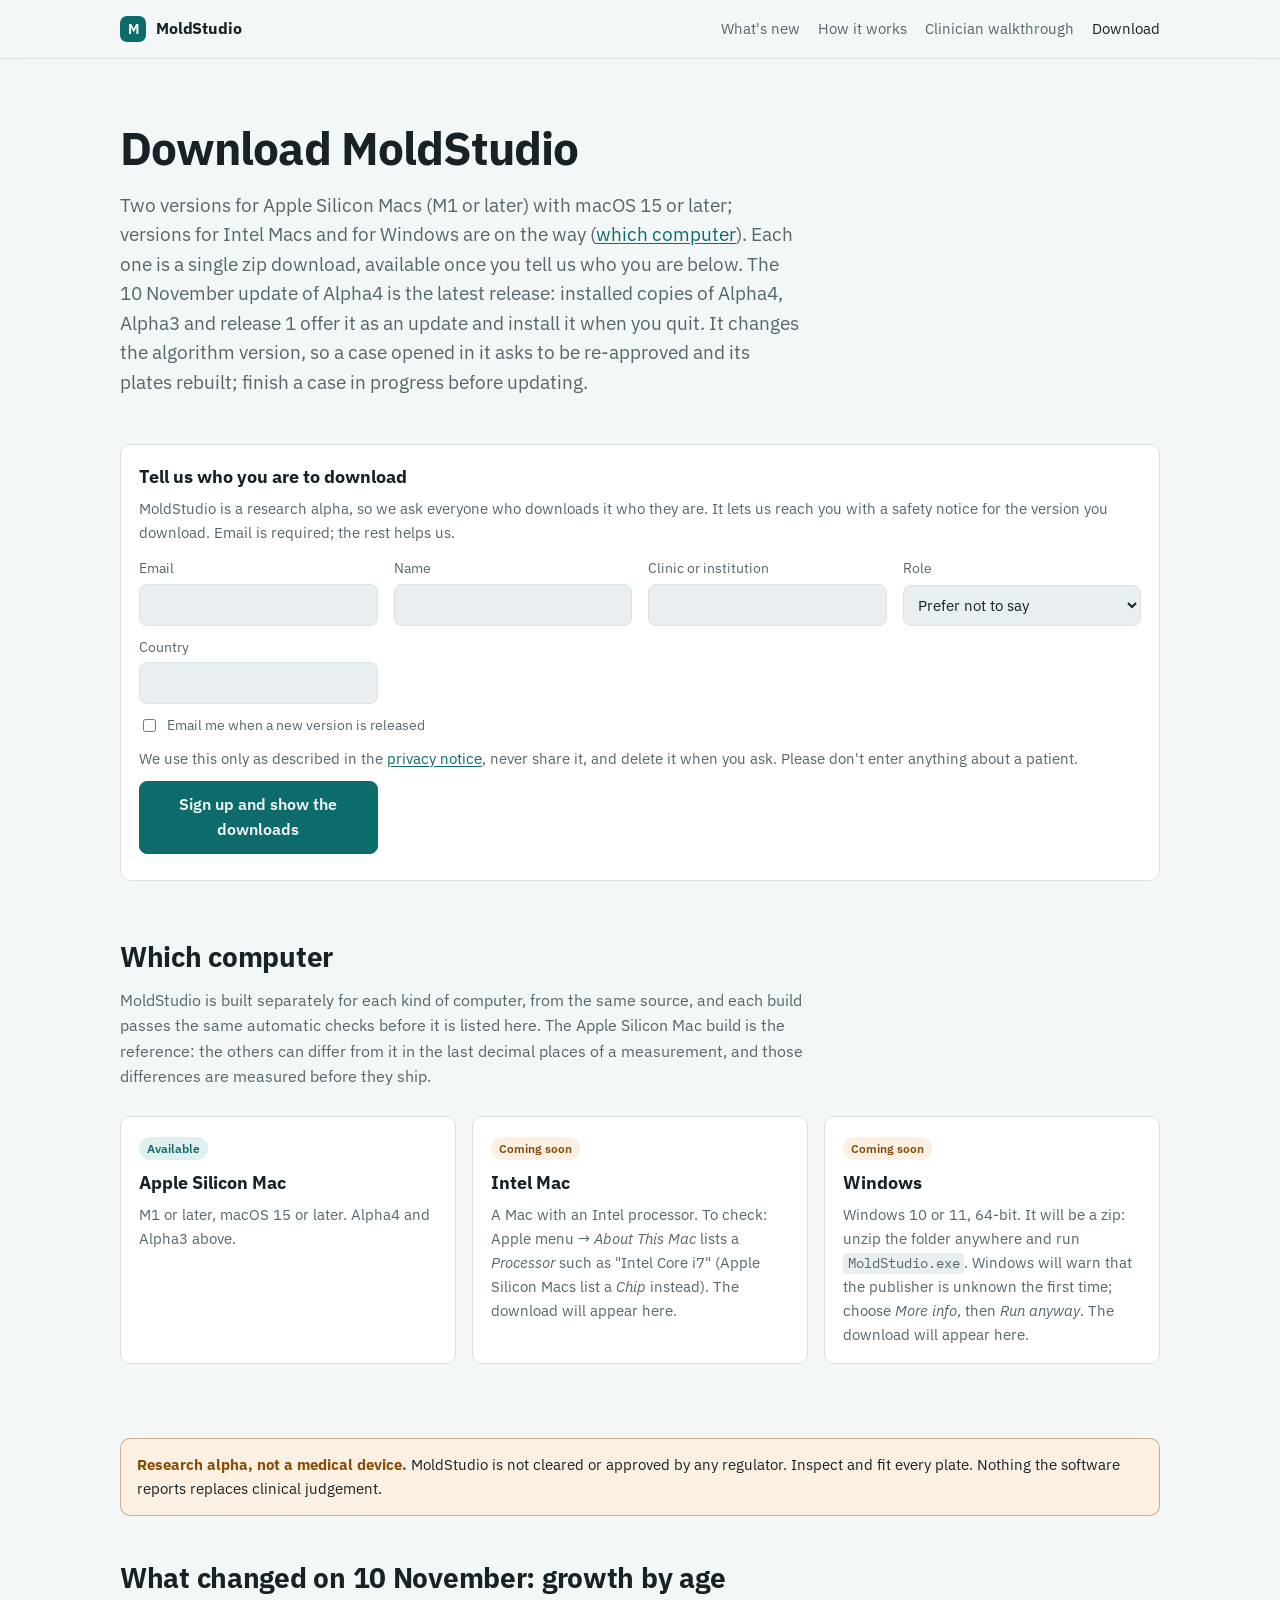
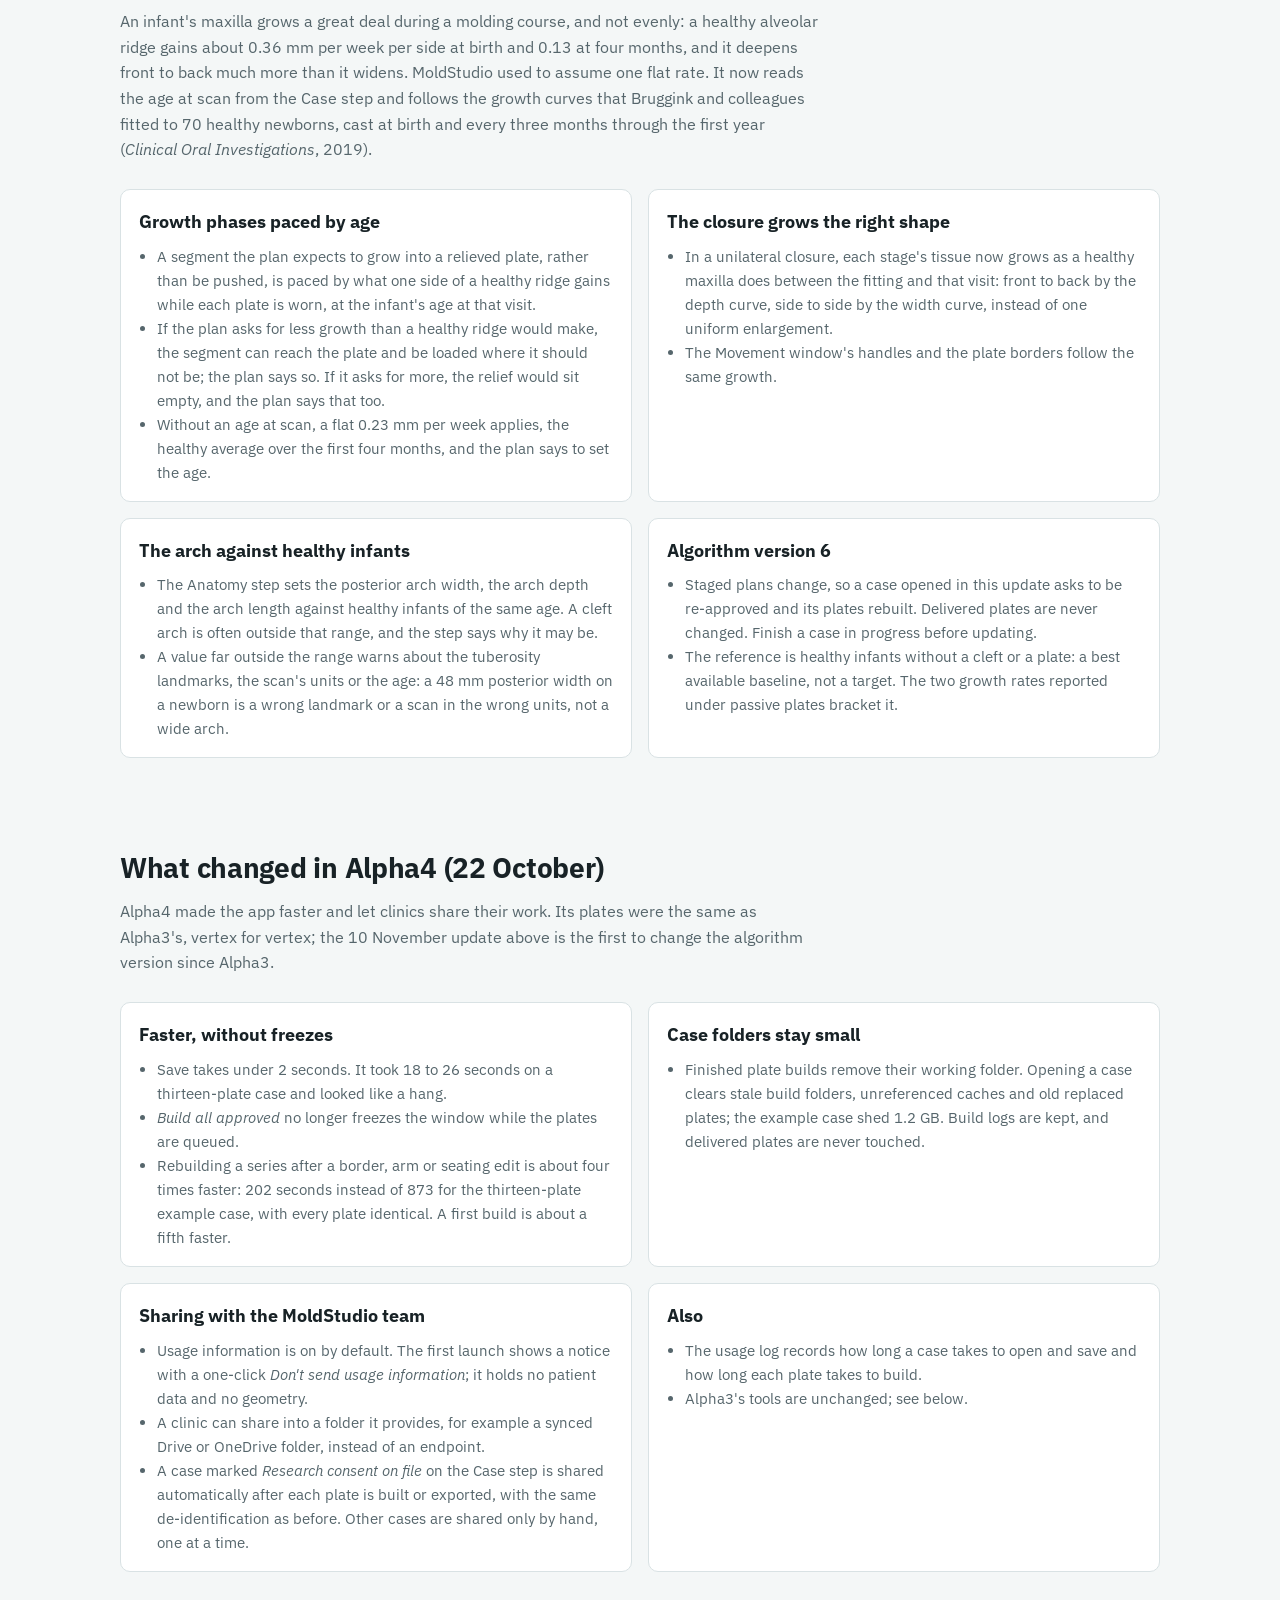
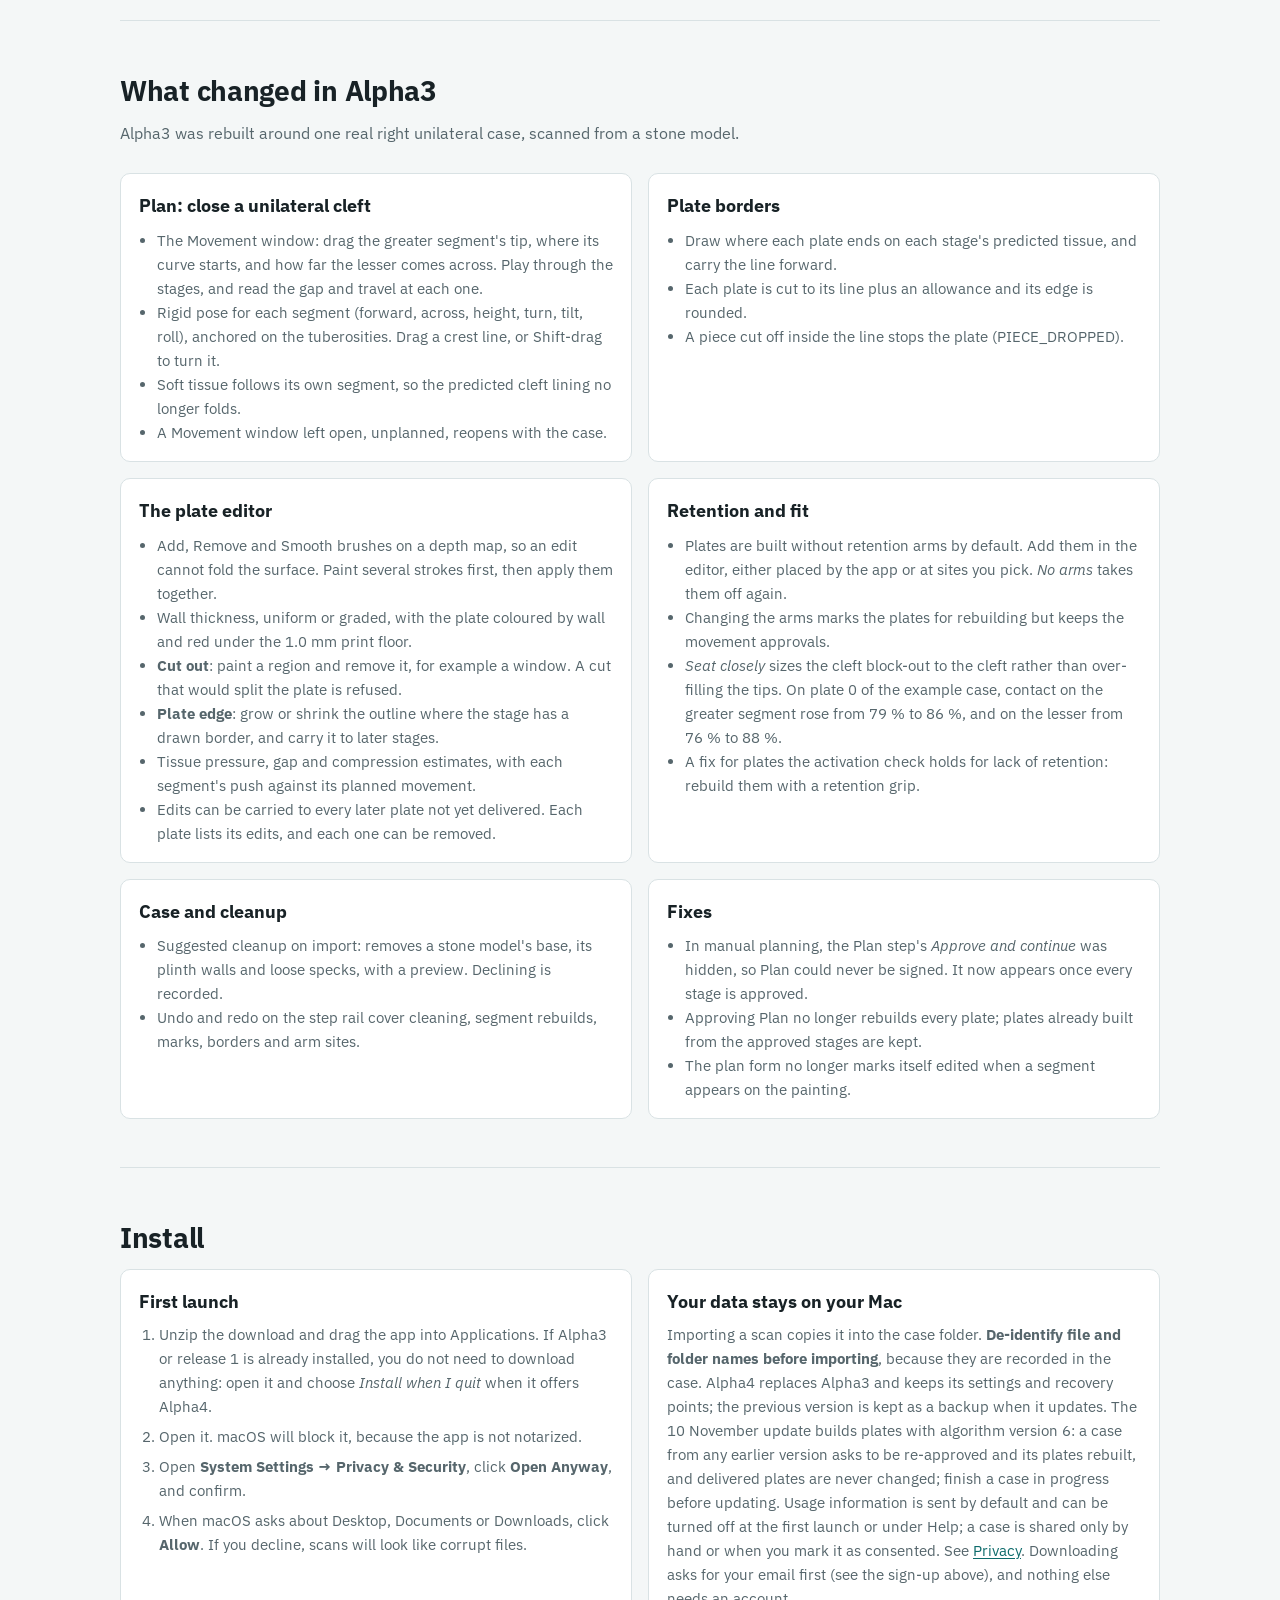
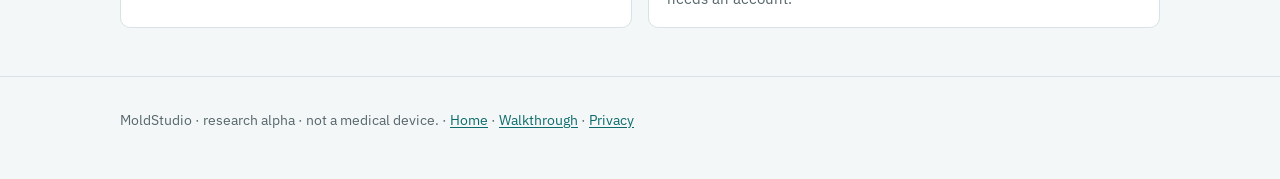
<file: download.html>
<!doctype html>
<html lang="en">
<head>
<meta charset="utf-8">
<meta name="viewport" content="width=device-width, initial-scale=1">
<title>Download MoldStudio</title>
<meta name="description" content="Download MoldStudio Alpha4 or the previous releases for Apple Silicon Macs, and see what changed: growth paced by the infant's age, Alpha4 and Alpha3.">
<link rel="preconnect" href="https://fonts.googleapis.com">
<link rel="stylesheet" href="https://fonts.googleapis.com/css2?family=IBM+Plex+Mono:wght@400;500&family=IBM+Plex+Sans:wght@400;500;600;700&display=swap">
<link rel="stylesheet" href="assets/site.css">
<!-- Cookieless page-view counts (GoatCounter): no cookies, no personal data, no cross-site tracking. See privacy.html. -->
<script data-goatcounter="https://moldstudio.goatcounter.com/count" async src="https://gc.zgo.at/count.js"></script>
</head>
<body>
<header class="top">
  <div class="wrap">
    <a class="brand" href="index.html"><span class="mark">M</span>MoldStudio</a>
    <nav>
      <a class="opt" href="index.html#new">What's new</a>
      <a class="opt" href="index.html#pipeline">How it works</a>
      <a href="walkthrough.html"><span class="long">Clinician </span>walkthrough</a>
      <a href="download.html" aria-current="page">Download</a>
    </nav>
  </div>
</header>

<main class="wrap">
  <div class="hero" style="padding-bottom:20px">
    <h1>Download MoldStudio</h1>
    <p class="lead">Two versions for Apple Silicon Macs (M1 or later) with macOS 15 or later; versions for Intel Macs and for Windows are on the way (<a href="#platforms">which computer</a>). Each one is a single zip download, available once you tell us who you are below. The 10 November update of Alpha4 is the latest release: installed copies of Alpha4, Alpha3 and release 1 offer it as an update and install it when you quit. It changes the algorithm version, so a case opened in it asks to be re-approved and its plates rebuilt; finish a case in progress before updating.</p>
  </div>

  <section id="signup" class="signup card">
    <h3>Tell us who you are to download</h3>
    <p class="fine">MoldStudio is a research alpha, so we ask everyone who downloads it who they are. It lets us
       reach you with a safety notice for the version you download. Email is required; the rest helps us.</p>
    <noscript><p class="fine"><strong>Please turn on JavaScript to sign up and download.</strong></p></noscript>
    <form id="signup-form">
      <label>Email <input type="email" name="email" required autocomplete="email"></label>
      <label>Name <input type="text" name="name" autocomplete="name"></label>
      <label>Clinic or institution <input type="text" name="clinic" autocomplete="organization"></label>
      <label>Role
        <select name="role">
          <option value="">Prefer not to say</option>
          <option>Orthodontist</option><option>Surgeon</option><option>Prosthodontist</option>
          <option>Dental technician</option><option>Researcher</option><option>Other</option>
        </select>
      </label>
      <label>Country <input type="text" name="country" autocomplete="country-name"></label>
      <!-- hidden from people; a bot that fills it in is dropped by the inbox -->
      <label style="position:absolute;left:-9999px" aria-hidden="true">Website <input type="text" name="website" tabindex="-1" autocomplete="off"></label>
      <label class="check"><input type="checkbox" name="news"> Email me when a new version is released</label>
      <p class="fine">We use this only as described in the <a href="privacy.html#signup">privacy notice</a>,
         never share it, and delete it when you ask. Please don't enter anything about a patient.</p>
      <button type="submit">Sign up and show the downloads</button>
      <p id="signup-status" role="status"></p>
    </form>
  </section>
  <script>
  document.addEventListener("DOMContentLoaded", () => {
    const SIGNUP_URL = "https://as63ixzivscfnckfapb75vv7nm0wwrkv.lambda-url.us-east-1.on.aws/v1/signup";
    const KEY = "moldstudio-signed-up";
    const box = document.getElementById("signup");
    const downloads = document.getElementById("downloads");
    const form = document.getElementById("signup-form");
    const status = document.getElementById("signup-status");
    const unlock = (msg) => {
      downloads.hidden = false;
      if (msg) status.textContent = msg;
      downloads.scrollIntoView({behavior: "smooth"});
    };
    let done = false;
    try { done = localStorage.getItem(KEY) === "1"; } catch {}
    if (done) {   // signed up before in this browser: don't ask again
      box.hidden = true;
      downloads.hidden = false;
      return;
    }
    form.addEventListener("submit", async (e) => {
      e.preventDefault();
      const d = Object.fromEntries(new FormData(form));
      const body = {v: 1, email: d.email, name: d.name || "", clinic: d.clinic || "",
                    role: d.role || "", country: d.country || "", news: d.news === "on", website: d.website || ""};
      const button = form.querySelector("button");
      button.disabled = true;
      status.textContent = "Sending…";
      let r = null;
      try {
        r = await fetch(SIGNUP_URL, {method: "POST", headers: {"Content-Type": "application/json"},
                                     body: JSON.stringify(body)});
      } catch {}
      button.disabled = false;
      if (r && r.ok) {
        try { localStorage.setItem(KEY, "1"); } catch {}
        unlock("Thanks. Your downloads are below.");
      } else if (r && r.status >= 400 && r.status < 500) {
        status.textContent = "Please check your email address and try again.";
      } else {
        // our inbox is down: never lock a clinician out because of it
        unlock("We couldn't record your sign-up just now, but your downloads are below.");
      }
    });
  });
  </script>

  <div class="grid g2" id="downloads" hidden>
    <div class="card">
      <span class="tag">New</span>
      <h3 style="margin-top:8px">MoldStudio Alpha4</h3>
      <p>Alpha3's tools, faster saves and plate rebuilds, sharing for clinics, and, since 10 November, growth paced by the infant's age. Build alpha-904a2300ebee, about 255&nbsp;MB.</p>
      <div class="cta" style="margin-top:14px">
        <a class="btn primary" href="https://github.com/kkoka1116/moldstudio-site/releases/download/r8/MoldStudio-Alpha4-macOS-arm64.zip">Download Alpha4 <small>zip, about 255&nbsp;MB</small></a>
      </div>
      <p class="fine" style="margin-top:10px">SHA-256 <code style="word-break:break-all">4d11286b74b31554eb9b33c3655086a3d1d37ff1eddb67ecc500060bff7b722f</code> · <a href="https://github.com/kkoka1116/moldstudio-site/releases/download/r7/MoldStudio-Alpha4-macOS-arm64.zip">22 October build</a></p>
    </div>
    <div class="card">
      <span class="tag warn">Previous</span>
      <h3 style="margin-top:8px">MoldStudio Alpha3</h3>
      <p>The unilateral closure tools, per-stage plate borders and the plate editor shown on this site. Build alpha-0db5c3a0ba8d, about 255&nbsp;MB.</p>
      <div class="cta" style="margin-top:14px">
        <a class="btn" href="https://github.com/kkoka1116/moldstudio-site/releases/download/r6/MoldStudio-Alpha3-macOS-arm64.zip">Download Alpha3 <small>zip, about 255&nbsp;MB</small></a>
      </div>
      <p class="fine" style="margin-top:10px">SHA-256 <code style="word-break:break-all">f5deaa581daeafe8719f575dd44ffe740e34e1bb82571ac1b50357e017ef72a0</code> · <a href="https://github.com/kkoka1116/moldstudio-site/releases/download/r1/MoldStudio-macOS-arm64.zip">Release 1</a> · <a href="https://github.com/kkoka1116/moldstudio-site/releases">All releases, notes and checksums</a></p>
    </div>
  </div>

  <section id="platforms" style="border-top:0;padding-top:32px">
    <h2>Which computer</h2>
    <p class="sub">MoldStudio is built separately for each kind of computer, from the same source, and each build passes the same automatic checks before it is listed here. The Apple Silicon Mac build is the reference: the others can differ from it in the last decimal places of a measurement, and those differences are measured before they ship.</p>
    <div class="grid g3">
      <div class="card">
        <span class="tag">Available</span>
        <h3 style="margin-top:8px">Apple Silicon Mac</h3>
        <p>M1 or later, macOS 15 or later. Alpha4 and Alpha3 above.</p>
      </div>
      <div class="card">
        <span class="tag warn">Coming soon</span>
        <h3 style="margin-top:8px">Intel Mac</h3>
        <p>A Mac with an Intel processor. To check: Apple menu → <em>About This Mac</em> lists a <em>Processor</em> such as "Intel Core i7" (Apple Silicon Macs list a <em>Chip</em> instead). The download will appear here.</p>
      </div>
      <div class="card">
        <span class="tag warn">Coming soon</span>
        <h3 style="margin-top:8px">Windows</h3>
        <p>Windows 10 or 11, 64-bit. It will be a zip: unzip the folder anywhere and run <code>MoldStudio.exe</code>. Windows will warn that the publisher is unknown the first time; choose <em>More info</em>, then <em>Run anyway</em>. The download will appear here.</p>
      </div>
    </div>
  </section>

  <div class="notice"><strong>Research alpha, not a medical device.</strong> MoldStudio is not cleared or approved by any regulator. Inspect and fit every plate. Nothing the software reports replaces clinical judgement.</div>

  <section id="growth" style="border-top:0;padding-top:40px">
    <h2>What changed on 10 November: growth by age</h2>
    <p class="sub">An infant's maxilla grows a great deal during a molding course, and not evenly: a healthy alveolar ridge gains about 0.36&nbsp;mm per week per side at birth and 0.13 at four months, and it deepens front to back much more than it widens. MoldStudio used to assume one flat rate. It now reads the age at scan from the Case step and follows the growth curves that Bruggink and colleagues fitted to 70 healthy newborns, cast at birth and every three months through the first year (<em>Clinical Oral Investigations</em>, 2019).</p>
    <div class="grid g2">
      <div class="card"><h3>Growth phases paced by age</h3><ul>
        <li>A segment the plan expects to grow into a relieved plate, rather than be pushed, is paced by what one side of a healthy ridge gains while each plate is worn, at the infant's age at that visit.</li>
        <li>If the plan asks for less growth than a healthy ridge would make, the segment can reach the plate and be loaded where it should not be; the plan says so. If it asks for more, the relief would sit empty, and the plan says that too.</li>
        <li>Without an age at scan, a flat 0.23&nbsp;mm per week applies, the healthy average over the first four months, and the plan says to set the age.</li>
      </ul></div>
      <div class="card"><h3>The closure grows the right shape</h3><ul>
        <li>In a unilateral closure, each stage's tissue now grows as a healthy maxilla does between the fitting and that visit: front to back by the depth curve, side to side by the width curve, instead of one uniform enlargement.</li>
        <li>The Movement window's handles and the plate borders follow the same growth.</li>
      </ul></div>
      <div class="card"><h3>The arch against healthy infants</h3><ul>
        <li>The Anatomy step sets the posterior arch width, the arch depth and the arch length against healthy infants of the same age. A cleft arch is often outside that range, and the step says why it may be.</li>
        <li>A value far outside the range warns about the tuberosity landmarks, the scan's units or the age: a 48&nbsp;mm posterior width on a newborn is a wrong landmark or a scan in the wrong units, not a wide arch.</li>
      </ul></div>
      <div class="card"><h3>Algorithm version 6</h3><ul>
        <li>Staged plans change, so a case opened in this update asks to be re-approved and its plates rebuilt. Delivered plates are never changed. Finish a case in progress before updating.</li>
        <li>The reference is healthy infants without a cleft or a plate: a best available baseline, not a target. The two growth rates reported under passive plates bracket it.</li>
      </ul></div>
    </div>
  </section>

  <section id="alpha4" style="border-top:0;padding-top:40px">
    <h2>What changed in Alpha4 (22 October)</h2>
    <p class="sub">Alpha4 made the app faster and let clinics share their work. Its plates were the same as Alpha3's, vertex for vertex; the 10 November update above is the first to change the algorithm version since Alpha3.</p>
    <div class="grid g2">
      <div class="card"><h3>Faster, without freezes</h3><ul>
        <li>Save takes under 2 seconds. It took 18 to 26 seconds on a thirteen-plate case and looked like a hang.</li>
        <li><em>Build all approved</em> no longer freezes the window while the plates are queued.</li>
        <li>Rebuilding a series after a border, arm or seating edit is about four times faster: 202 seconds instead of 873 for the thirteen-plate example case, with every plate identical. A first build is about a fifth faster.</li>
      </ul></div>
      <div class="card"><h3>Case folders stay small</h3><ul>
        <li>Finished plate builds remove their working folder. Opening a case clears stale build folders, unreferenced caches and old replaced plates; the example case shed 1.2&nbsp;GB. Build logs are kept, and delivered plates are never touched.</li>
      </ul></div>
      <div class="card"><h3>Sharing with the MoldStudio team</h3><ul>
        <li>Usage information is on by default. The first launch shows a notice with a one-click <em>Don't send usage information</em>; it holds no patient data and no geometry.</li>
        <li>A clinic can share into a folder it provides, for example a synced Drive or OneDrive folder, instead of an endpoint.</li>
        <li>A case marked <em>Research consent on file</em> on the Case step is shared automatically after each plate is built or exported, with the same de-identification as before. Other cases are shared only by hand, one at a time.</li>
      </ul></div>
      <div class="card"><h3>Also</h3><ul>
        <li>The usage log records how long a case takes to open and save and how long each plate takes to build.</li>
        <li>Alpha3's tools are unchanged; see below.</li>
      </ul></div>
    </div>
  </section>

  <section id="alpha3">
    <h2>What changed in Alpha3</h2>
    <p class="sub">Alpha3 was rebuilt around one real right unilateral case, scanned from a stone model.</p>
    <div class="grid g2">
      <div class="card"><h3>Plan: close a unilateral cleft</h3><ul>
        <li>The Movement window: drag the greater segment's tip, where its curve starts, and how far the lesser comes across. Play through the stages, and read the gap and travel at each one.</li>
        <li>Rigid pose for each segment (forward, across, height, turn, tilt, roll), anchored on the tuberosities. Drag a crest line, or Shift-drag to turn it.</li>
        <li>Soft tissue follows its own segment, so the predicted cleft lining no longer folds.</li>
        <li>A Movement window left open, unplanned, reopens with the case.</li>
      </ul></div>
      <div class="card"><h3>Plate borders</h3><ul>
        <li>Draw where each plate ends on each stage's predicted tissue, and carry the line forward.</li>
        <li>Each plate is cut to its line plus an allowance and its edge is rounded.</li>
        <li>A piece cut off inside the line stops the plate (PIECE_DROPPED).</li>
      </ul></div>
      <div class="card"><h3>The plate editor</h3><ul>
        <li>Add, Remove and Smooth brushes on a depth map, so an edit cannot fold the surface. Paint several strokes first, then apply them together.</li>
        <li>Wall thickness, uniform or graded, with the plate coloured by wall and red under the 1.0&nbsp;mm print floor.</li>
        <li><strong>Cut out</strong>: paint a region and remove it, for example a window. A cut that would split the plate is refused.</li>
        <li><strong>Plate edge</strong>: grow or shrink the outline where the stage has a drawn border, and carry it to later stages.</li>
        <li>Tissue pressure, gap and compression estimates, with each segment's push against its planned movement.</li>
        <li>Edits can be carried to every later plate not yet delivered. Each plate lists its edits, and each one can be removed.</li>
      </ul></div>
      <div class="card"><h3>Retention and fit</h3><ul>
        <li>Plates are built without retention arms by default. Add them in the editor, either placed by the app or at sites you pick. <em>No arms</em> takes them off again.</li>
        <li>Changing the arms marks the plates for rebuilding but keeps the movement approvals.</li>
        <li><em>Seat closely</em> sizes the cleft block-out to the cleft rather than over-filling the tips. On plate 0 of the example case, contact on the greater segment rose from 79&nbsp;% to 86&nbsp;%, and on the lesser from 76&nbsp;% to 88&nbsp;%.</li>
        <li>A fix for plates the activation check holds for lack of retention: rebuild them with a retention grip.</li>
      </ul></div>
      <div class="card"><h3>Case and cleanup</h3><ul>
        <li>Suggested cleanup on import: removes a stone model's base, its plinth walls and loose specks, with a preview. Declining is recorded.</li>
        <li>Undo and redo on the step rail cover cleaning, segment rebuilds, marks, borders and arm sites.</li>
      </ul></div>
      <div class="card"><h3>Fixes</h3><ul>
        <li>In manual planning, the Plan step's <em>Approve and continue</em> was hidden, so Plan could never be signed. It now appears once every stage is approved.</li>
        <li>Approving Plan no longer rebuilds every plate; plates already built from the approved stages are kept.</li>
        <li>The plan form no longer marks itself edited when a segment appears on the painting.</li>
      </ul></div>
    </div>
  </section>

  <section id="install">
    <h2>Install</h2>
    <div class="grid g2">
      <div class="card"><h3>First launch</h3><ol class="steps-list" style="color:var(--muted);font-size:15px;margin:6px 0 0">
        <li>Unzip the download and drag the app into Applications. If Alpha3 or release 1 is already installed, you do not need to download anything: open it and choose <em>Install when I quit</em> when it offers Alpha4.</li>
        <li>Open it. macOS will block it, because the app is not notarized.</li>
        <li>Open <strong>System Settings → Privacy &amp; Security</strong>, click <strong>Open Anyway</strong>, and confirm.</li>
        <li>When macOS asks about Desktop, Documents or Downloads, click <strong>Allow</strong>. If you decline, scans will look like corrupt files.</li>
      </ol></div>
      <div class="card"><h3>Your data stays on your Mac</h3><p>Importing a scan copies it into the case folder. <strong>De-identify file and folder names before importing</strong>, because they are recorded in the case. Alpha4 replaces Alpha3 and keeps its settings and recovery points; the previous version is kept as a backup when it updates. The 10 November update builds plates with algorithm version 6: a case from any earlier version asks to be re-approved and its plates rebuilt, and delivered plates are never changed; finish a case in progress before updating. Usage information is sent by default and can be turned off at the first launch or under Help; a case is shared only by hand or when you mark it as consented. See <a href="privacy.html">Privacy</a>. Downloading asks for your email first (see the sign-up above), and nothing else needs an account.</p></div>
    </div>
  </section>
</main>

<footer>
  <div class="wrap">MoldStudio · research alpha · not a medical device. · <a href="index.html">Home</a> · <a href="walkthrough.html">Walkthrough</a> · <a href="privacy.html">Privacy</a></div>
</footer>
</body>
</html>
</file>
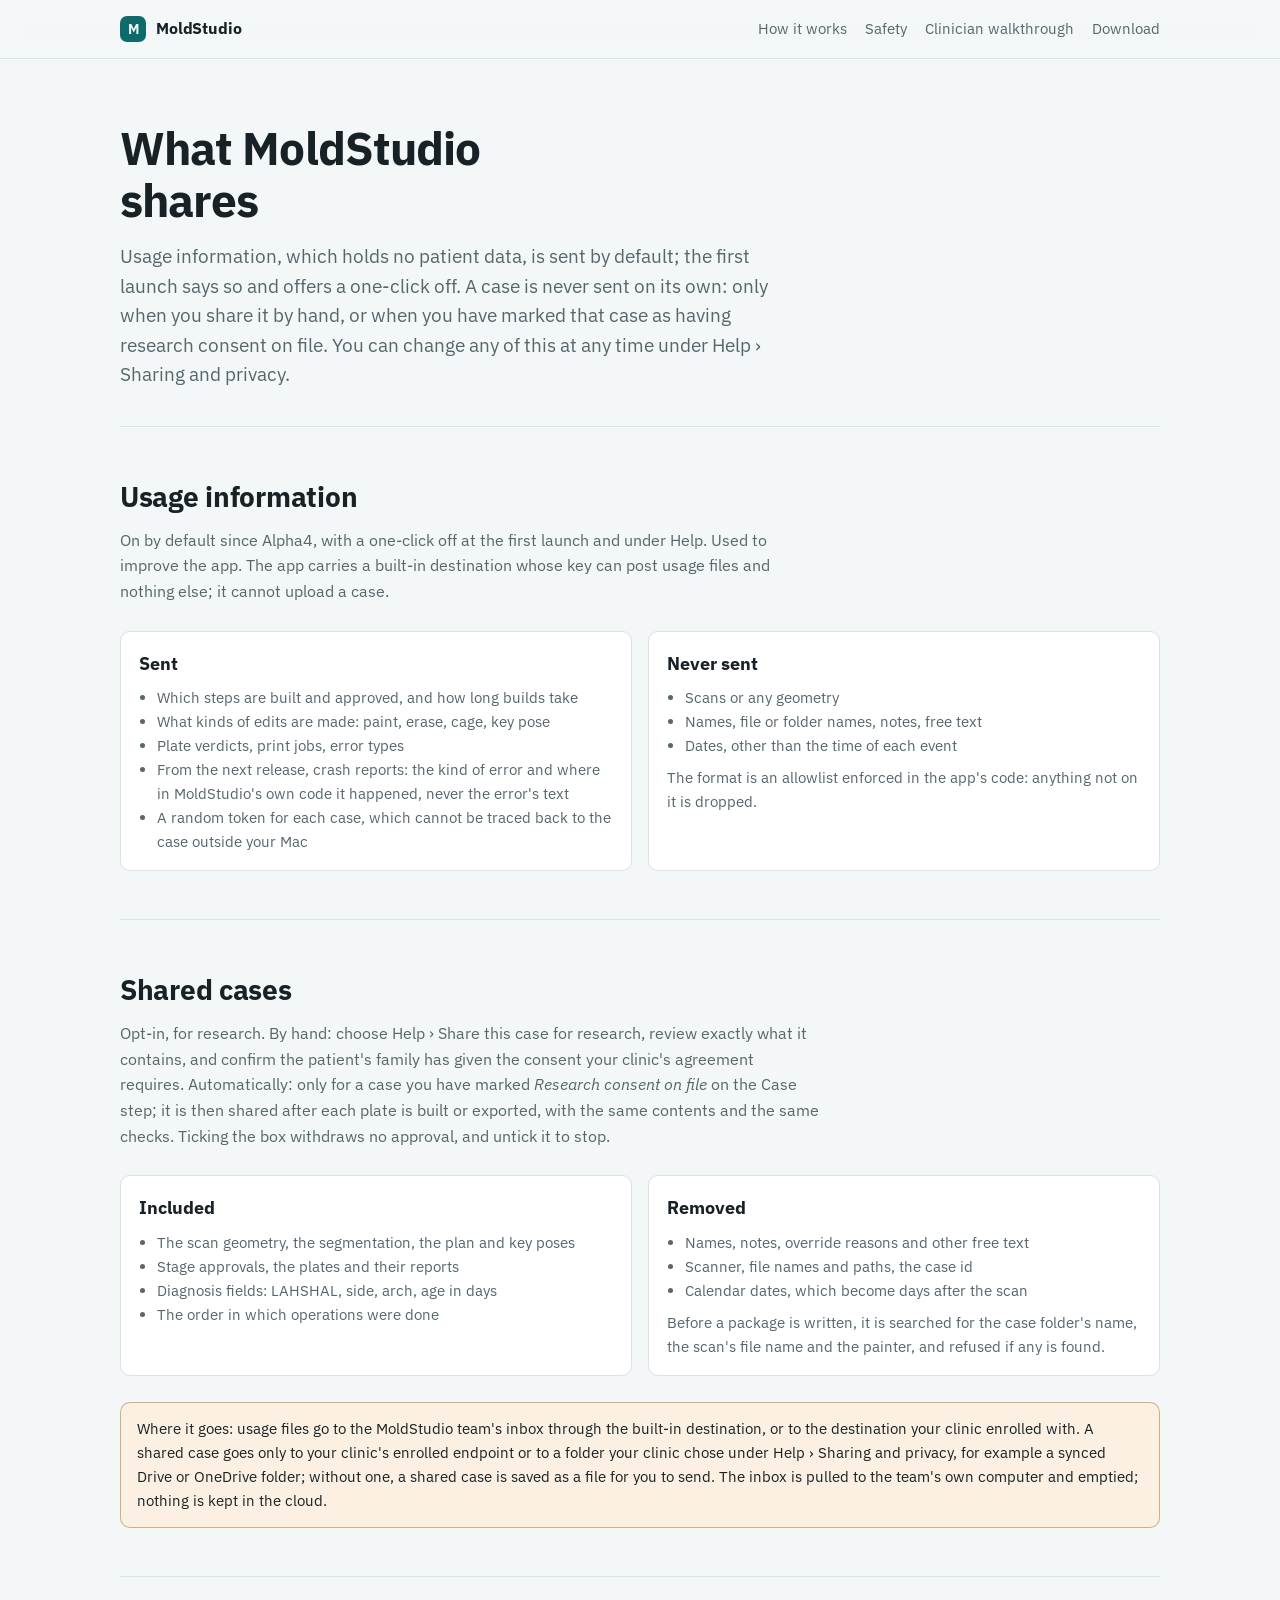
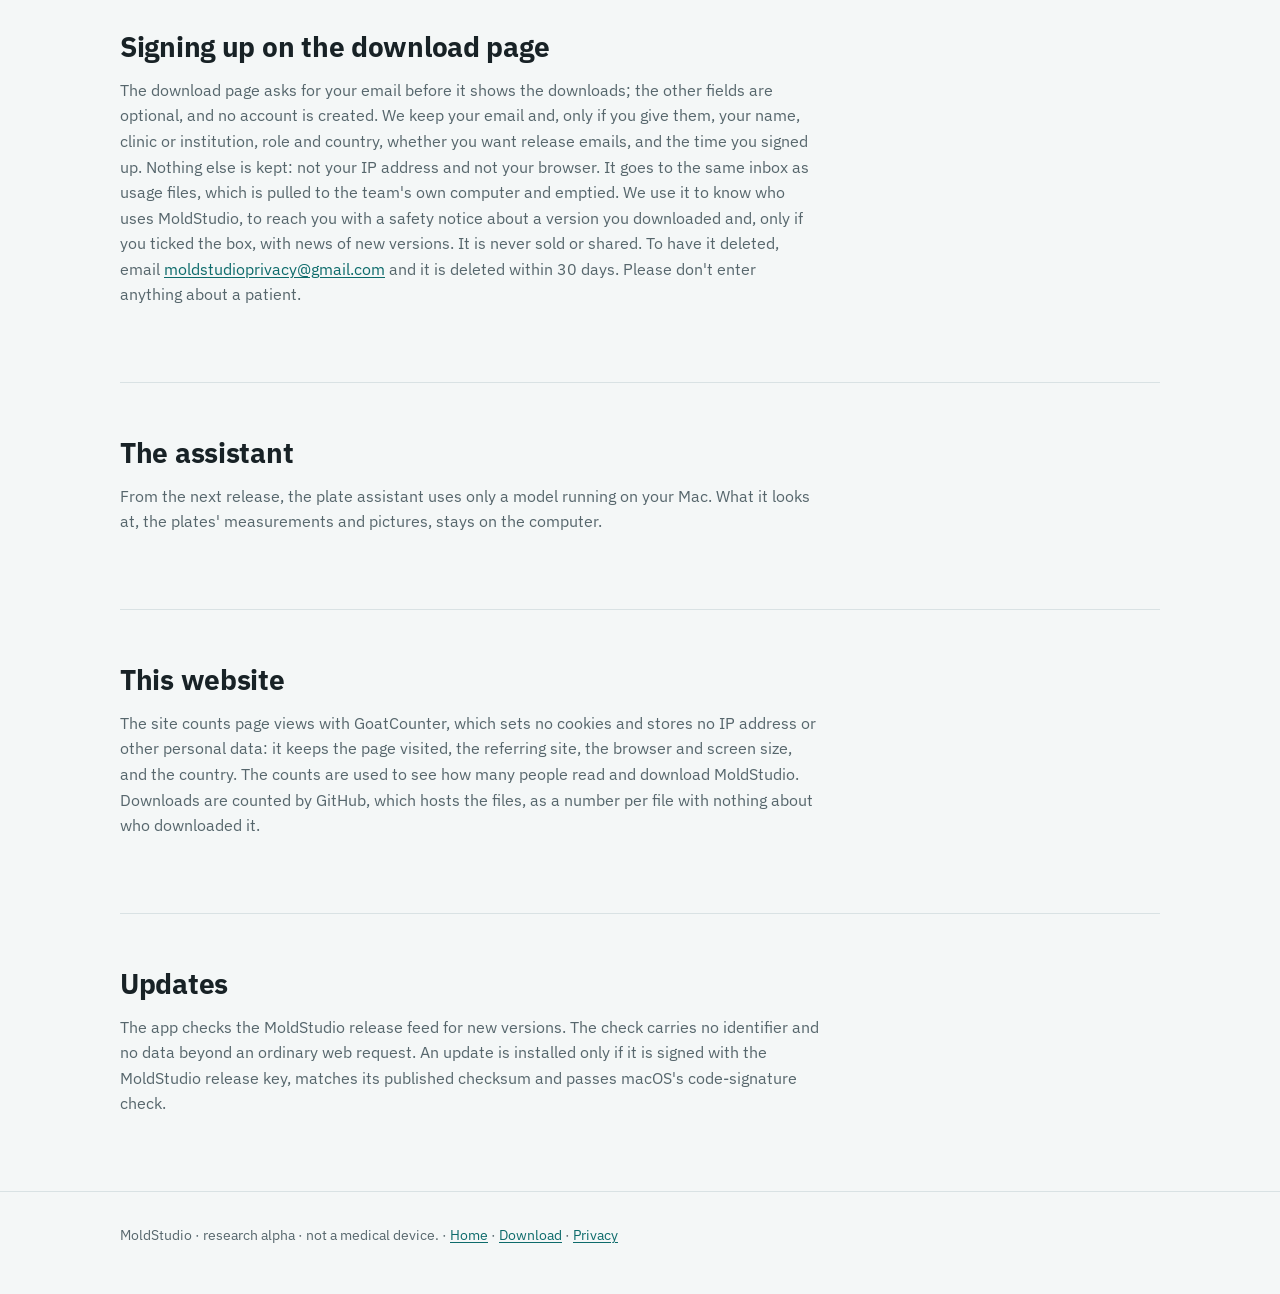
<file: privacy.html>
<!doctype html>
<html lang="en">
<head>
<meta charset="utf-8">
<meta name="viewport" content="width=device-width, initial-scale=1">
<title>MoldStudio Privacy</title>
<meta name="description" content="What MoldStudio shares with its developers, how to turn it off, and what it never shares.">
<link rel="preconnect" href="https://fonts.googleapis.com">
<link rel="stylesheet" href="https://fonts.googleapis.com/css2?family=IBM+Plex+Mono:wght@400;500&family=IBM+Plex+Sans:wght@400;500;600;700&display=swap">
<link rel="stylesheet" href="assets/site.css">
<!-- Cookieless page-view counts (GoatCounter): no cookies, no personal data, no cross-site tracking. See privacy.html. -->
<script data-goatcounter="https://moldstudio.goatcounter.com/count" async src="https://gc.zgo.at/count.js"></script>
</head>
<body>
<header class="top">
  <div class="wrap">
    <a class="brand" href="index.html"><span class="mark">M</span>MoldStudio</a>
    <nav>
      <a class="opt" href="index.html#pipeline">How it works</a>
      <a class="opt" href="index.html#safety">Safety</a>
      <a href="walkthrough.html"><span class="long">Clinician </span>walkthrough</a>
      <a href="download.html">Download</a>
    </nav>
  </div>
</header>

<main class="wrap">
  <div class="hero" style="padding-bottom:10px">
    <h1>What MoldStudio shares</h1>
    <p class="lead">Usage information, which holds no patient data, is sent by default; the first launch says so and offers a one-click off. A case is never sent on its own: only when you share it by hand, or when you have marked that case as having research consent on file. You can change any of this at any time under Help › Sharing and privacy.</p>
  </div>
  <section>
    <h2>Usage information</h2>
    <p class="sub">On by default since Alpha4, with a one-click off at the first launch and under Help. Used to improve the app. The app carries a built-in destination whose key can post usage files and nothing else; it cannot upload a case.</p>
    <div class="grid g2">
      <div class="card"><h3>Sent</h3><ul><li>Which steps are built and approved, and how long builds take</li><li>What kinds of edits are made: paint, erase, cage, key pose</li><li>Plate verdicts, print jobs, error types</li><li>From the next release, crash reports: the kind of error and where in MoldStudio's own code it happened, never the error's text</li><li>A random token for each case, which cannot be traced back to the case outside your Mac</li></ul></div>
      <div class="card"><h3>Never sent</h3><ul><li>Scans or any geometry</li><li>Names, file or folder names, notes, free text</li><li>Dates, other than the time of each event</li></ul><p style="margin-top:8px">The format is an allowlist enforced in the app's code: anything not on it is dropped.</p></div>
    </div>
  </section>
  <section>
    <h2>Shared cases</h2>
    <p class="sub">Opt-in, for research. By hand: choose Help › Share this case for research, review exactly what it contains, and confirm the patient's family has given the consent your clinic's agreement requires. Automatically: only for a case you have marked <em>Research consent on file</em> on the Case step; it is then shared after each plate is built or exported, with the same contents and the same checks. Ticking the box withdraws no approval, and untick it to stop.</p>
    <div class="grid g2">
      <div class="card"><h3>Included</h3><ul><li>The scan geometry, the segmentation, the plan and key poses</li><li>Stage approvals, the plates and their reports</li><li>Diagnosis fields: LAHSHAL, side, arch, age in days</li><li>The order in which operations were done</li></ul></div>
      <div class="card"><h3>Removed</h3><ul><li>Names, notes, override reasons and other free text</li><li>Scanner, file names and paths, the case id</li><li>Calendar dates, which become days after the scan</li></ul><p style="margin-top:8px">Before a package is written, it is searched for the case folder's name, the scan's file name and the painter, and refused if any is found.</p></div>
    </div>
    <div class="notice">Where it goes: usage files go to the MoldStudio team's inbox through the built-in destination, or to the destination your clinic enrolled with. A shared case goes only to your clinic's enrolled endpoint or to a folder your clinic chose under Help › Sharing and privacy, for example a synced Drive or OneDrive folder; without one, a shared case is saved as a file for you to send. The inbox is pulled to the team's own computer and emptied; nothing is kept in the cloud.</div>
  </section>
  <section id="signup">
    <h2>Signing up on the download page</h2>
    <p class="sub">The download page asks for your email before it shows the downloads; the other fields are optional, and no account is created. We keep your email and, only if you give them, your name, clinic or institution, role and country, whether you want release emails, and the time you signed up. Nothing else is kept: not your IP address and not your browser. It goes to the same inbox as usage files, which is pulled to the team's own computer and emptied. We use it to know who uses MoldStudio, to reach you with a safety notice about a version you downloaded and, only if you ticked the box, with news of new versions. It is never sold or shared. To have it deleted, email <a href="mailto:moldstudioprivacy@gmail.com">moldstudioprivacy@gmail.com</a> and it is deleted within 30 days. Please don't enter anything about a patient.</p>
  </section>
  <section>
    <h2>The assistant</h2>
    <p class="sub">From the next release, the plate assistant uses only a model running on your Mac. What it looks at, the plates' measurements and pictures, stays on the computer.</p>
  </section>
  <section>
    <h2>This website</h2>
    <p class="sub">The site counts page views with GoatCounter, which sets no cookies and stores no IP address or other personal data: it keeps the page visited, the referring site, the browser and screen size, and the country. The counts are used to see how many people read and download MoldStudio. Downloads are counted by GitHub, which hosts the files, as a number per file with nothing about who downloaded it.</p>
  </section>
  <section>
    <h2>Updates</h2>
    <p class="sub">The app checks the MoldStudio release feed for new versions. The check carries no identifier and no data beyond an ordinary web request. An update is installed only if it is signed with the MoldStudio release key, matches its published checksum and passes macOS's code-signature check.</p>
  </section>
</main>

<footer>
  <div class="wrap">MoldStudio · research alpha · not a medical device. · <a href="index.html">Home</a> · <a href="download.html">Download</a> · <a href="privacy.html">Privacy</a></div>
</footer>
</body>
</html>
</file>
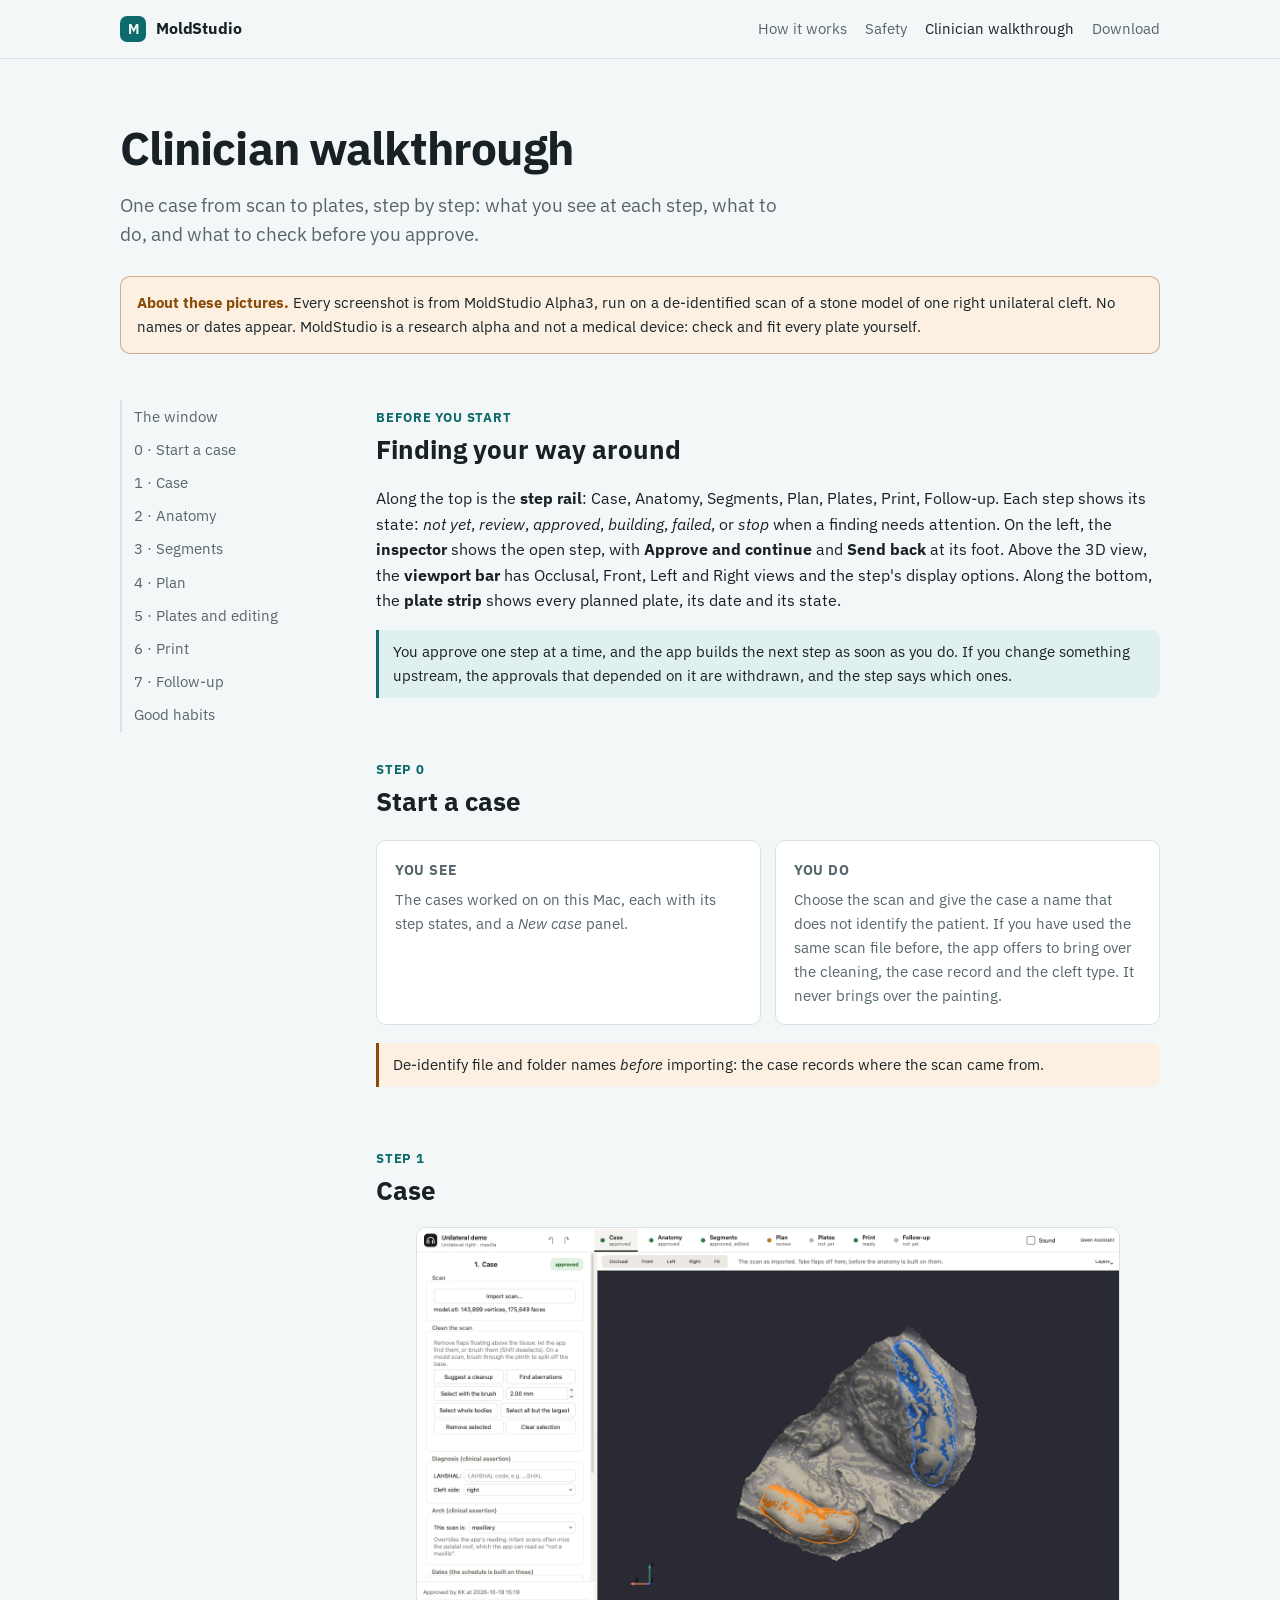
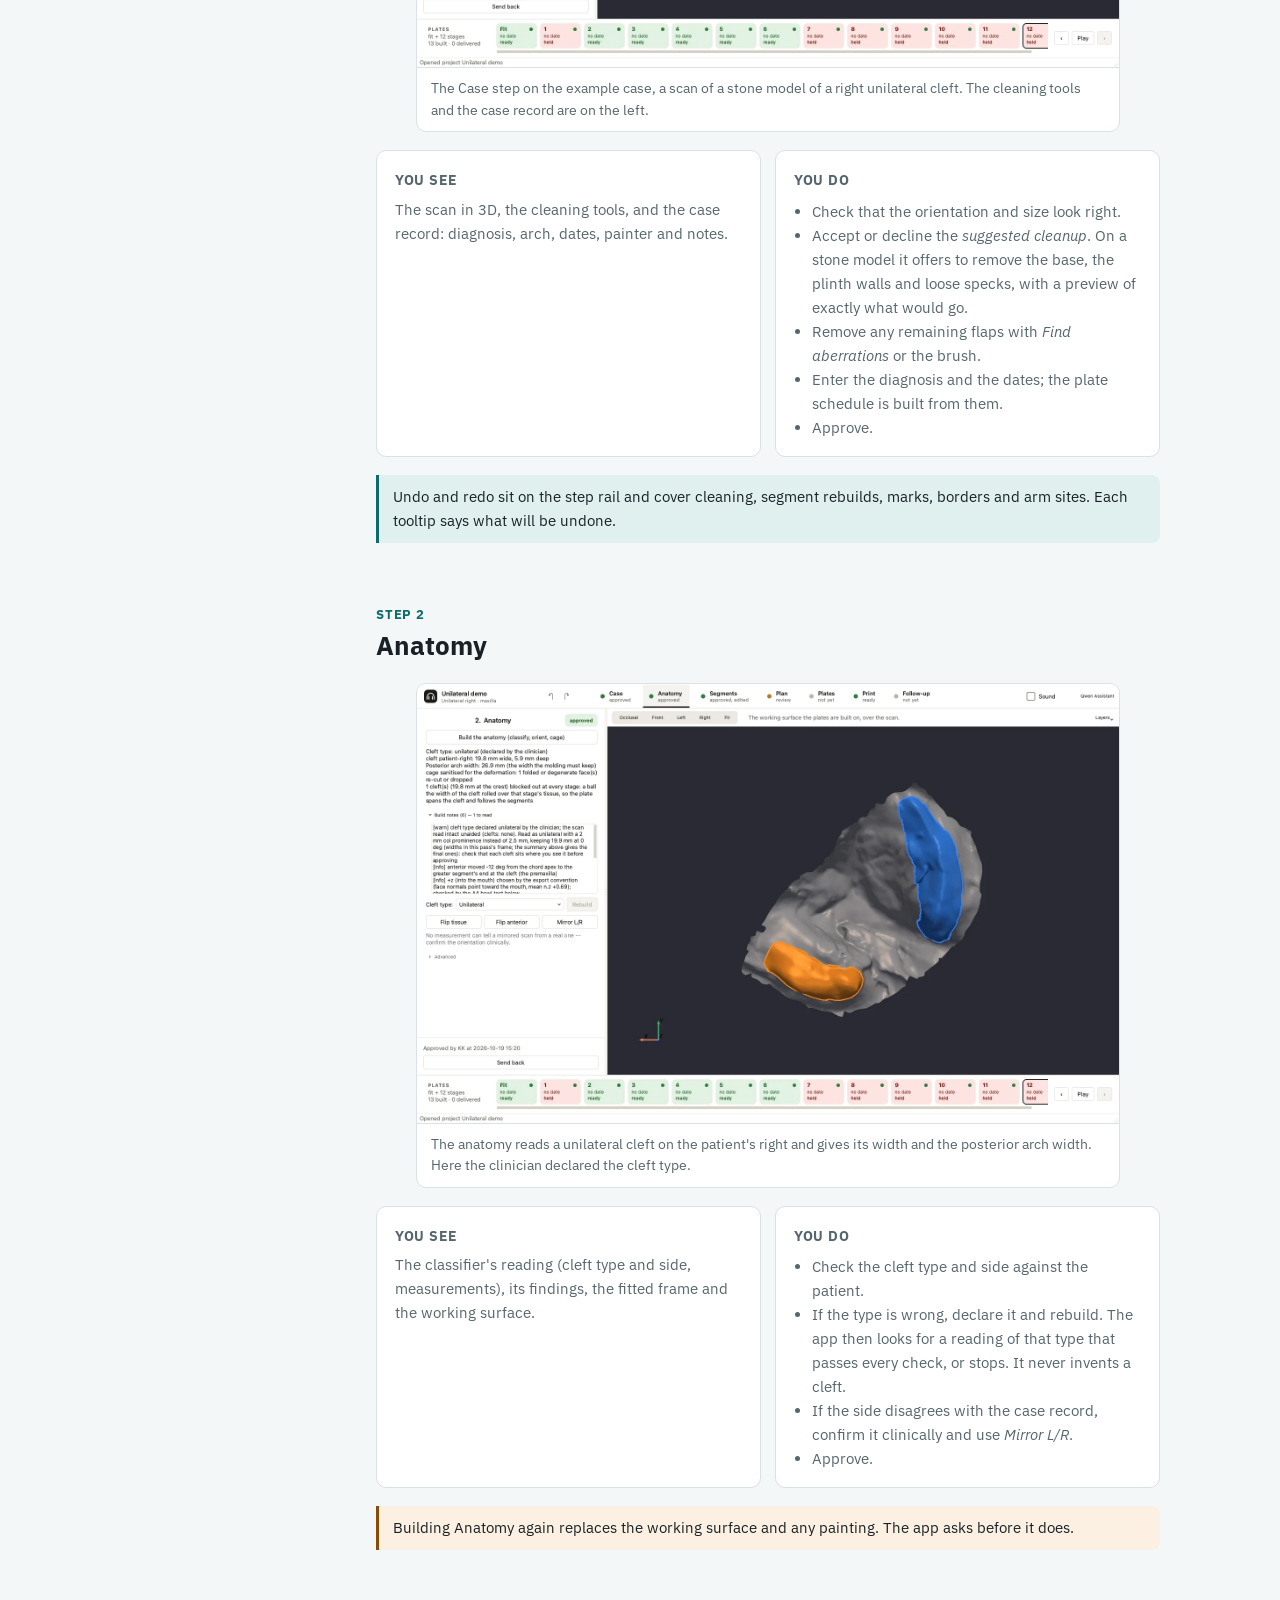
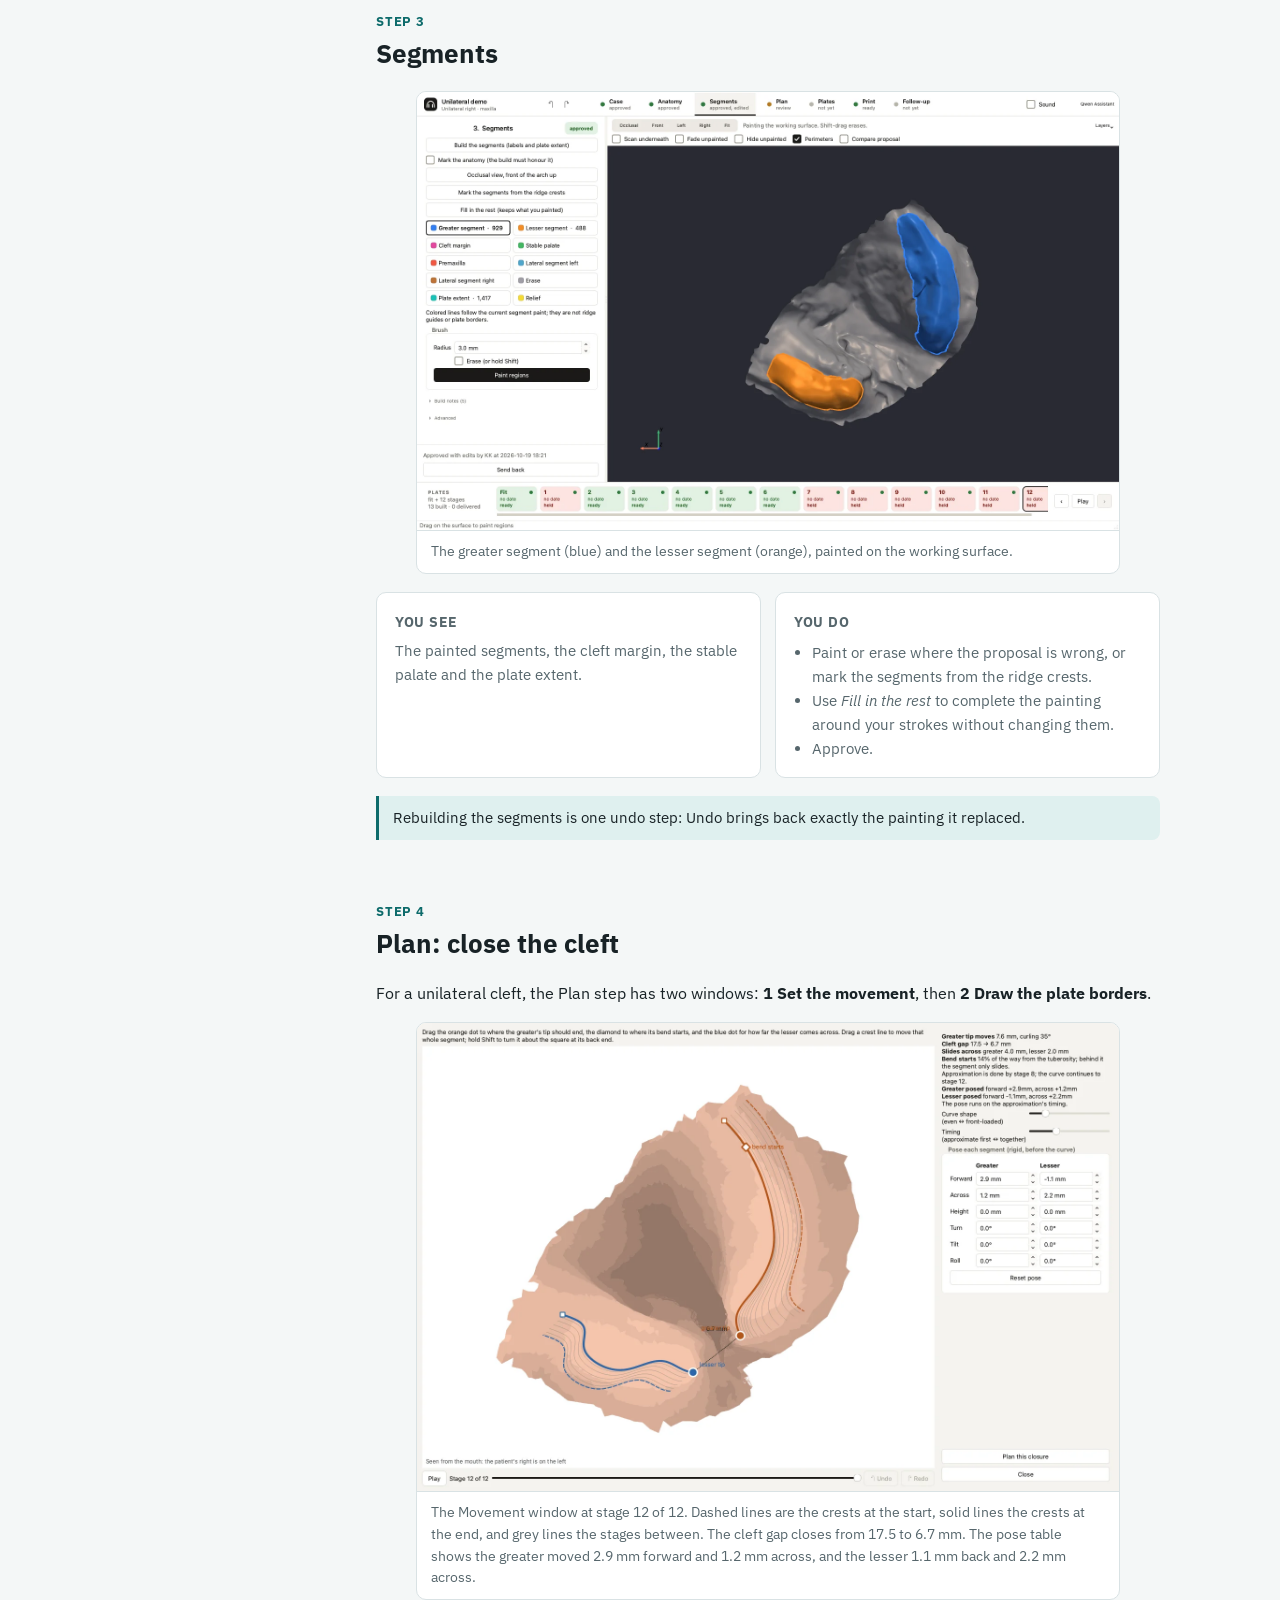
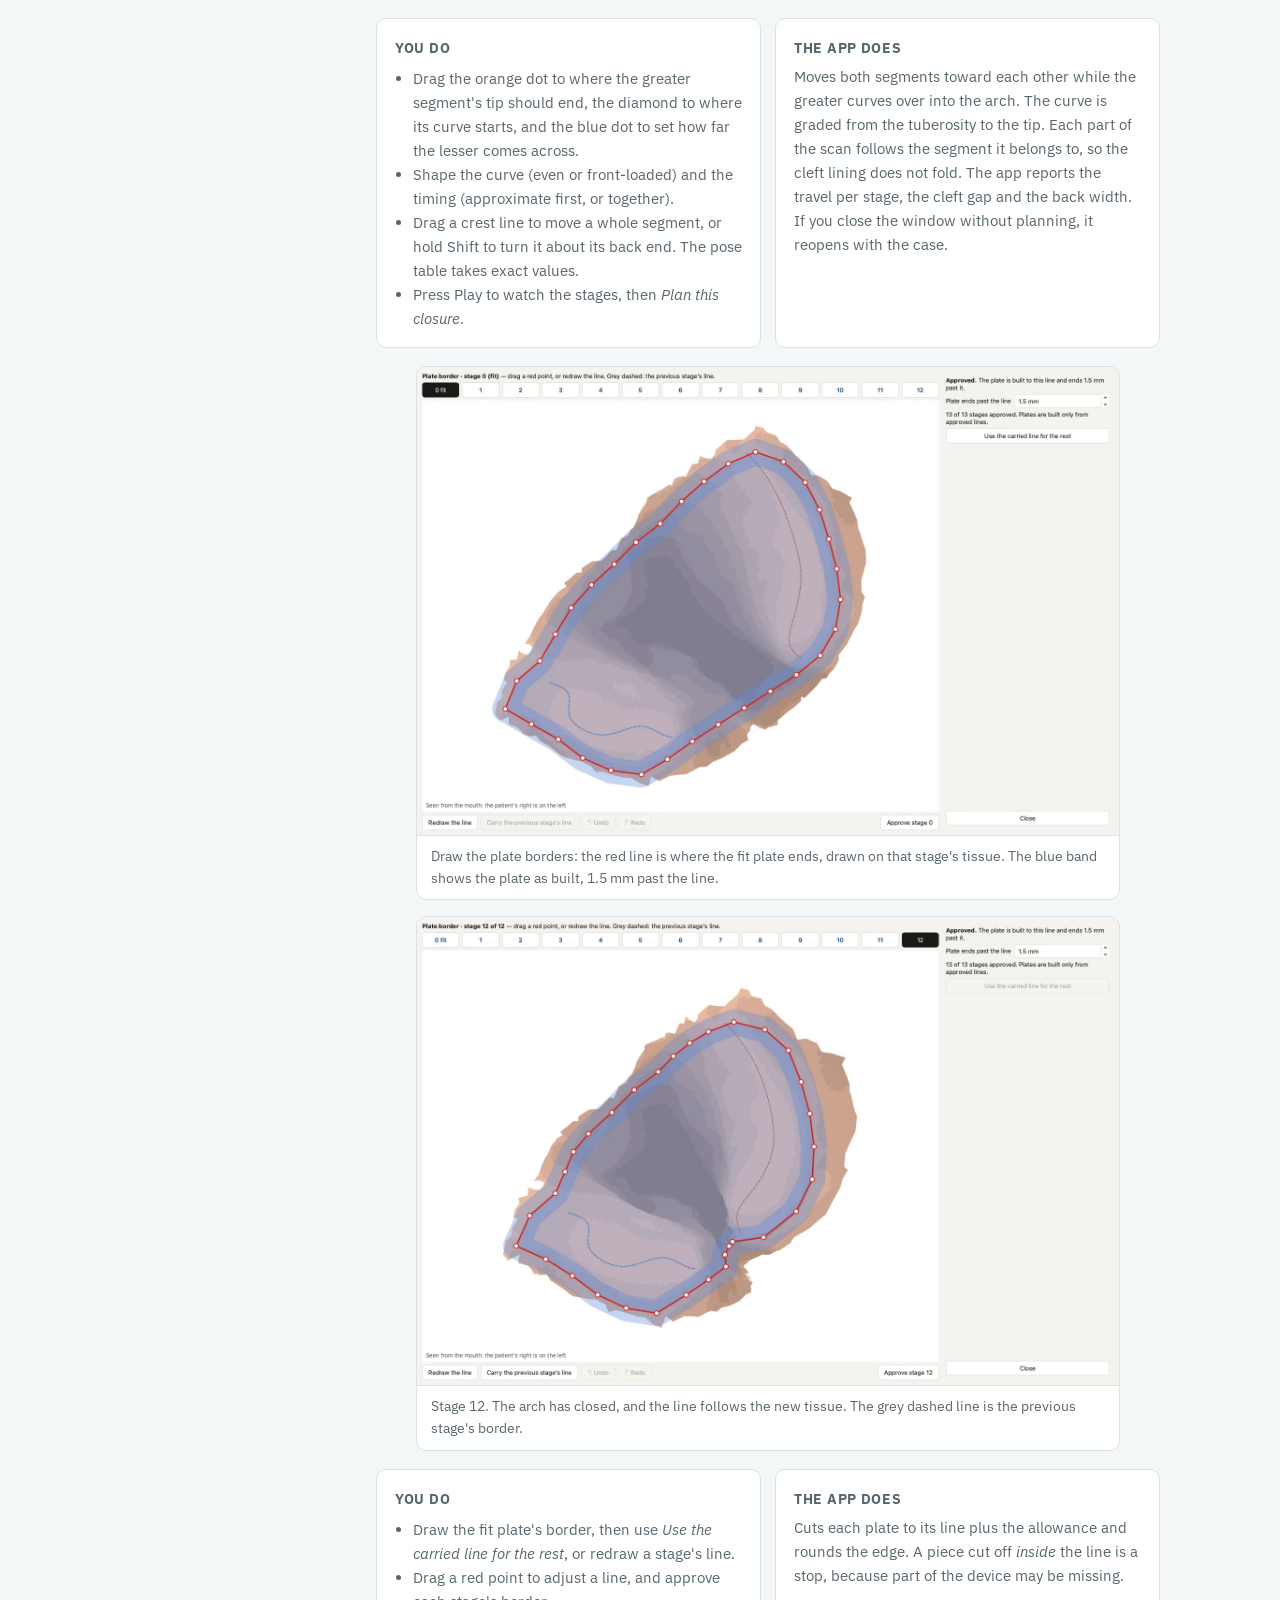
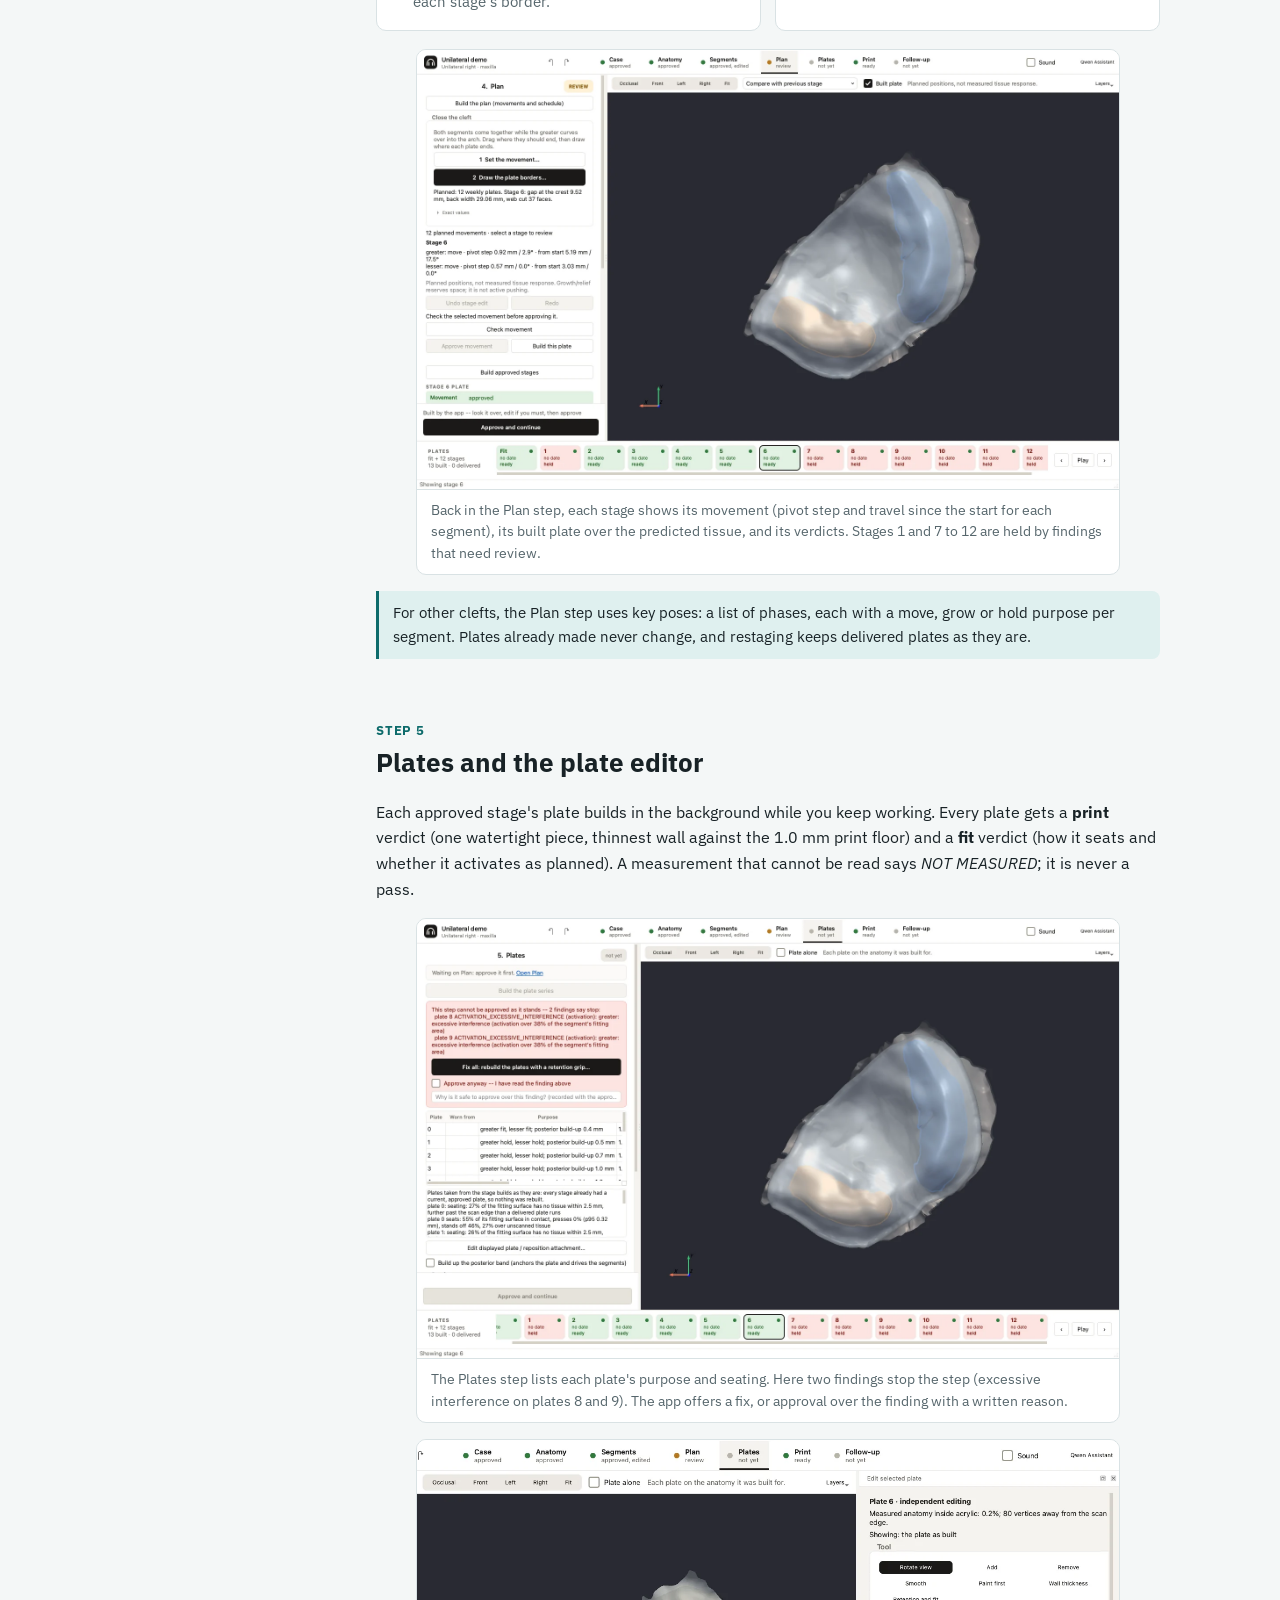
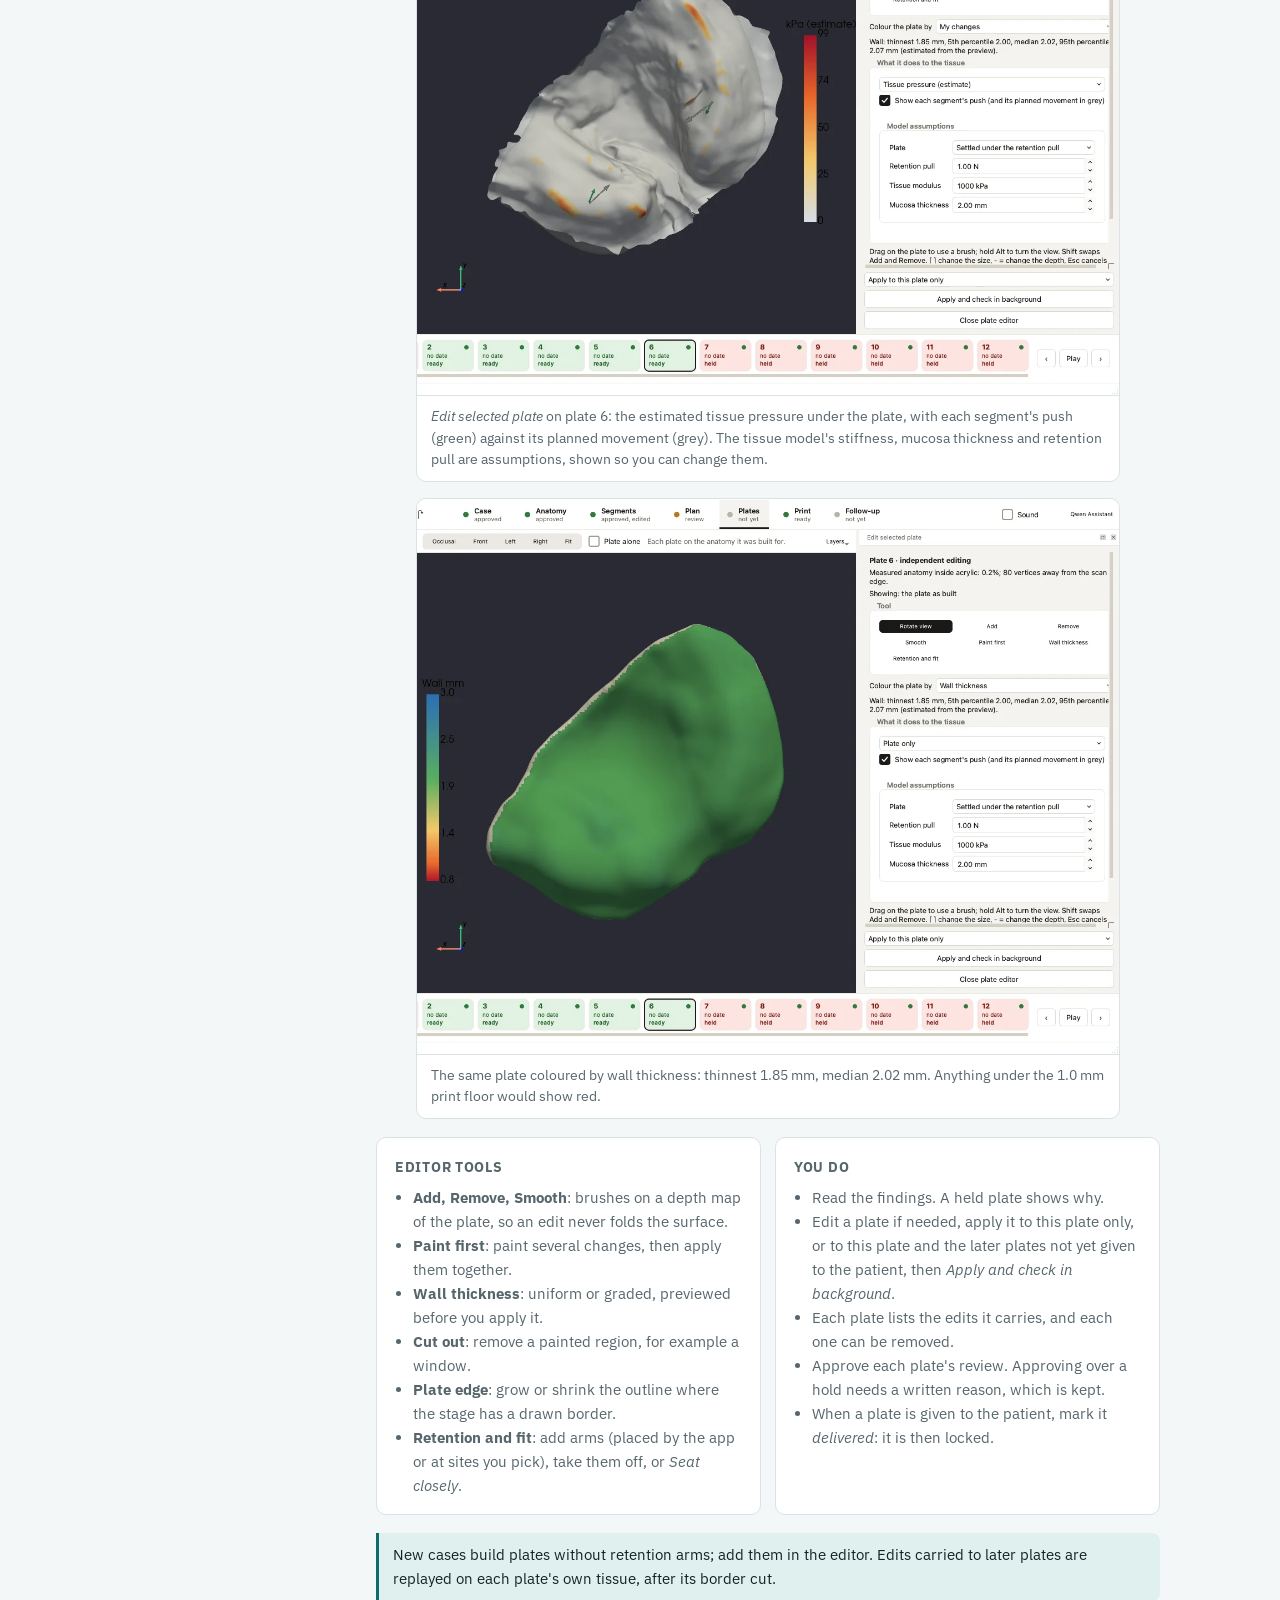
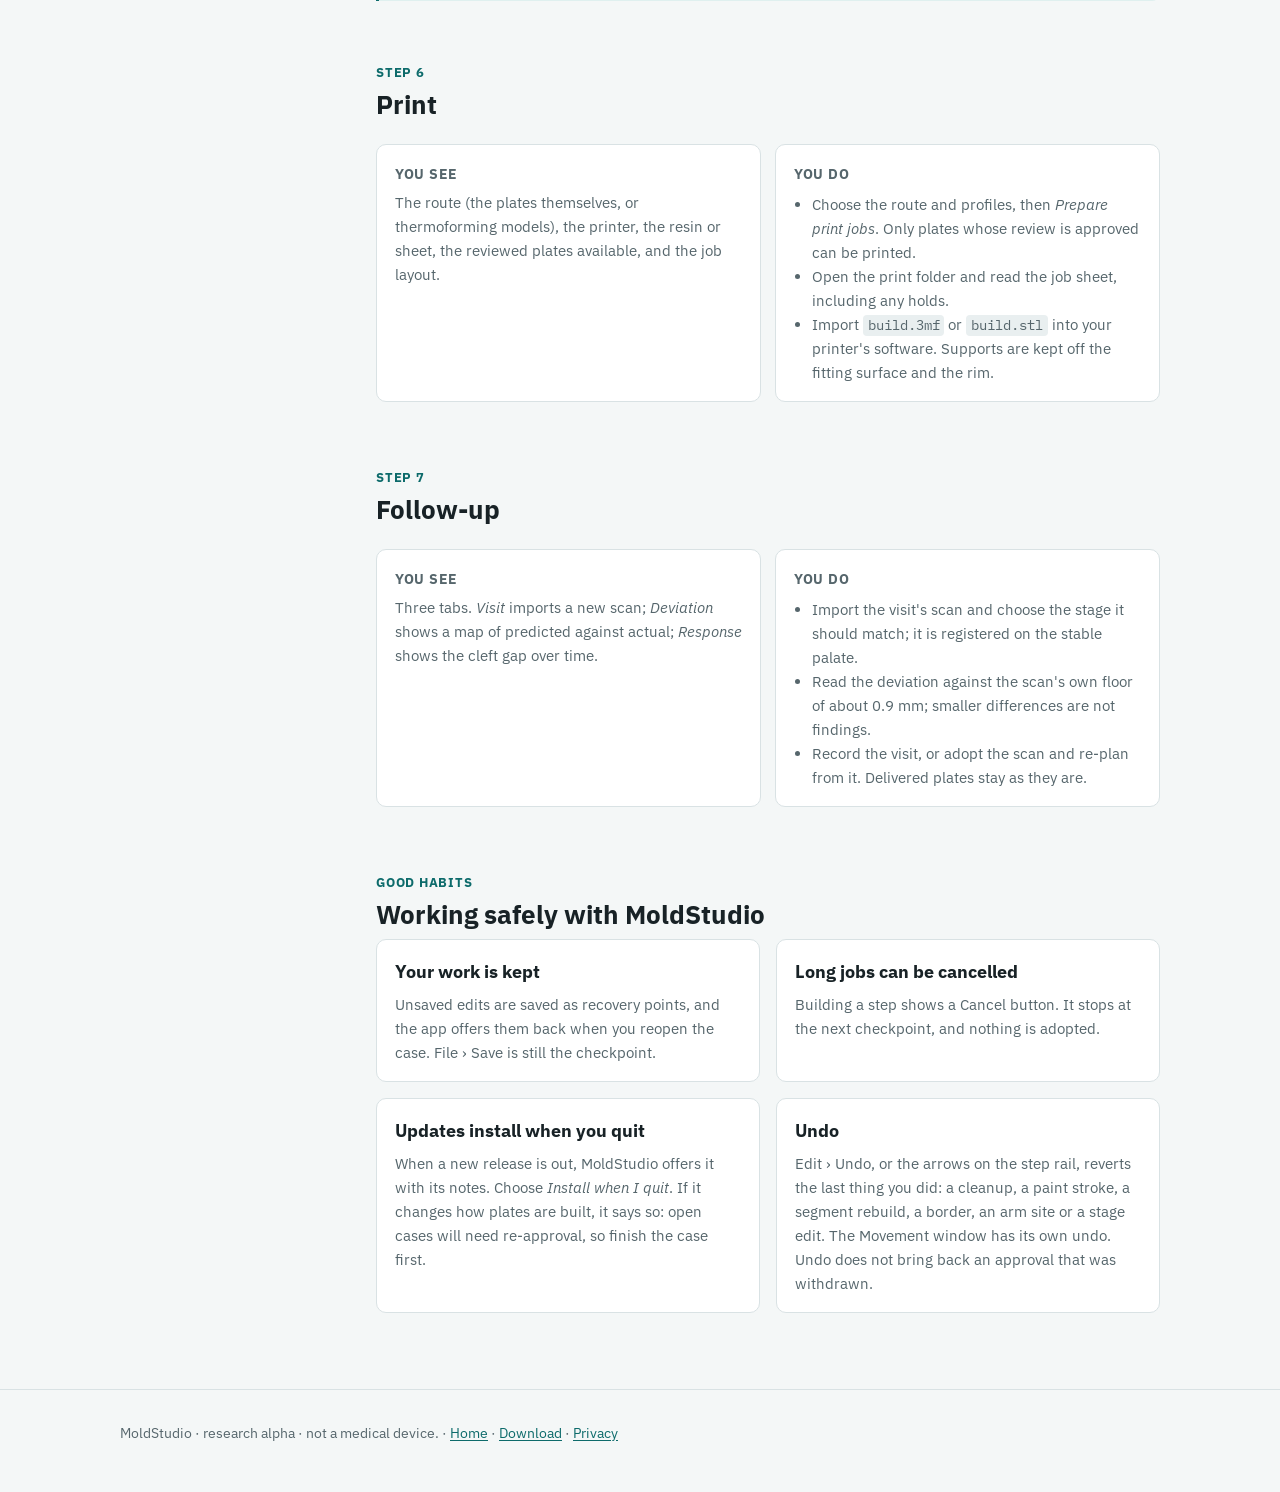
<file: walkthrough.html>
<!doctype html>
<html lang="en">
<head>
<meta charset="utf-8">
<meta name="viewport" content="width=device-width, initial-scale=1">
<title>Clinician Walkthrough</title>
<meta name="description" content="A step-by-step guide to designing a NAM plate series in MoldStudio, from importing a scan to preparing print jobs.">
<link rel="preconnect" href="https://fonts.googleapis.com">
<link rel="stylesheet" href="https://fonts.googleapis.com/css2?family=IBM+Plex+Mono:wght@400;500&family=IBM+Plex+Sans:wght@400;500;600;700&display=swap">
<link rel="stylesheet" href="assets/site.css">
<!-- Cookieless page-view counts (GoatCounter): no cookies, no personal data, no cross-site tracking. See privacy.html. -->
<script data-goatcounter="https://moldstudio.goatcounter.com/count" async src="https://gc.zgo.at/count.js"></script>
</head>
<body>
<header class="top">
  <div class="wrap">
    <a class="brand" href="index.html"><span class="mark">M</span>MoldStudio</a>
    <nav>
      <a class="opt" href="index.html#pipeline">How it works</a>
      <a class="opt" href="index.html#safety">Safety</a>
      <a href="walkthrough.html" aria-current="page"><span class="long">Clinician </span>walkthrough</a>
      <a href="download.html">Download</a>
    </nav>
  </div>
</header>

<main class="wrap">
  <div class="hero" style="padding-bottom:10px">
    <h1>Clinician walkthrough</h1>
    <p class="lead">One case from scan to plates, step by step: what you see at each step, what to do, and what to check before you approve.</p>
    <div class="notice"><strong>About these pictures.</strong> Every screenshot is from MoldStudio Alpha3, run on a de-identified scan of a stone model of one right unilateral cleft. No names or dates appear. MoldStudio is a research alpha and not a medical device: check and fit every plate yourself.</div>
  </div>

  <div class="walk-layout">
    <nav class="toc" aria-label="Steps">
      <a href="#window">The window</a>
      <a href="#start">0 · Start a case</a>
      <a href="#case">1 · Case</a>
      <a href="#anatomy">2 · Anatomy</a>
      <a href="#segments">3 · Segments</a>
      <a href="#plan">4 · Plan</a>
      <a href="#plates">5 · Plates and editing</a>
      <a href="#print">6 · Print</a>
      <a href="#followup">7 · Follow-up</a>
      <a href="#habits">Good habits</a>
    </nav>

    <div>
      <article class="step" id="window">
        <div class="kicker">Before you start</div>
        <h2>Finding your way around</h2>
        <p>Along the top is the <strong>step rail</strong>: Case, Anatomy, Segments, Plan, Plates, Print, Follow-up. Each step shows its state: <em>not yet</em>, <em>review</em>, <em>approved</em>, <em>building</em>, <em>failed</em>, or <em>stop</em> when a finding needs attention. On the left, the <strong>inspector</strong> shows the open step, with <strong>Approve and continue</strong> and <strong>Send back</strong> at its foot. Above the 3D view, the <strong>viewport bar</strong> has Occlusal, Front, Left and Right views and the step's display options. Along the bottom, the <strong>plate strip</strong> shows every planned plate, its date and its state.</p>
        <div class="tip">You approve one step at a time, and the app builds the next step as soon as you do. If you change something upstream, the approvals that depended on it are withdrawn, and the step says which ones.</div>
      </article>

      <article class="step" id="start">
        <div class="kicker">Step 0</div>
        <h2>Start a case</h2>
        <div class="do-see">
          <div class="card"><h3>You see</h3><p>The cases worked on on this Mac, each with its step states, and a <em>New case</em> panel.</p></div>
          <div class="card"><h3>You do</h3><p>Choose the scan and give the case a name that does not identify the patient. If you have used the same scan file before, the app offers to bring over the cleaning, the case record and the cleft type. It never brings over the painting.</p></div>
        </div>
        <div class="tip caution">De-identify file and folder names <em>before</em> importing: the case records where the scan came from.</div>
      </article>

      <article class="step" id="case">
        <div class="kicker">Step 1</div>
        <h2>Case</h2>
        <figure class="shot"><img src="assets/shots/case.webp" alt="The Case step with the imported stone-model scan and its segment outlines" loading="lazy"><figcaption>The Case step on the example case, a scan of a stone model of a right unilateral cleft. The cleaning tools and the case record are on the left.</figcaption></figure>
        <div class="do-see">
          <div class="card"><h3>You see</h3><p>The scan in 3D, the cleaning tools, and the case record: diagnosis, arch, dates, painter and notes.</p></div>
          <div class="card"><h3>You do</h3><ul><li>Check that the orientation and size look right.</li><li>Accept or decline the <em>suggested cleanup</em>. On a stone model it offers to remove the base, the plinth walls and loose specks, with a preview of exactly what would go.</li><li>Remove any remaining flaps with <em>Find aberrations</em> or the brush.</li><li>Enter the diagnosis and the dates; the plate schedule is built from them.</li><li>Approve.</li></ul></div>
        </div>
        <div class="tip">Undo and redo sit on the step rail and cover cleaning, segment rebuilds, marks, borders and arm sites. Each tooltip says what will be undone.</div>
      </article>

      <article class="step" id="anatomy">
        <div class="kicker">Step 2</div>
        <h2>Anatomy</h2>
        <figure class="shot"><img src="assets/shots/anatomy.webp" alt="The Anatomy step reading a right unilateral cleft, with the working surface" loading="lazy"><figcaption>The anatomy reads a unilateral cleft on the patient's right and gives its width and the posterior arch width. Here the clinician declared the cleft type.</figcaption></figure>
        <div class="do-see">
          <div class="card"><h3>You see</h3><p>The classifier's reading (cleft type and side, measurements), its findings, the fitted frame and the working surface.</p></div>
          <div class="card"><h3>You do</h3><ul><li>Check the cleft type and side against the patient.</li><li>If the type is wrong, declare it and rebuild. The app then looks for a reading of that type that passes every check, or stops. It never invents a cleft.</li><li>If the side disagrees with the case record, confirm it clinically and use <em>Mirror L/R</em>.</li><li>Approve.</li></ul></div>
        </div>
        <div class="tip caution">Building Anatomy again replaces the working surface and any painting. The app asks before it does.</div>
      </article>

      <article class="step" id="segments">
        <div class="kicker">Step 3</div>
        <h2>Segments</h2>
        <figure class="shot"><img src="assets/shots/segments.webp" alt="Painted greater and lesser segments on the palate" loading="lazy"><figcaption>The greater segment (blue) and the lesser segment (orange), painted on the working surface.</figcaption></figure>
        <div class="do-see">
          <div class="card"><h3>You see</h3><p>The painted segments, the cleft margin, the stable palate and the plate extent.</p></div>
          <div class="card"><h3>You do</h3><ul><li>Paint or erase where the proposal is wrong, or mark the segments from the ridge crests.</li><li>Use <em>Fill in the rest</em> to complete the painting around your strokes without changing them.</li><li>Approve.</li></ul></div>
        </div>
        <div class="tip">Rebuilding the segments is one undo step: Undo brings back exactly the painting it replaced.</div>
      </article>

      <article class="step" id="plan">
        <div class="kicker">Step 4</div>
        <h2>Plan: close the cleft</h2>
        <p>For a unilateral cleft, the Plan step has two windows: <strong>1&nbsp;Set the movement</strong>, then <strong>2&nbsp;Draw the plate borders</strong>.</p>
        <figure class="shot"><img src="assets/shots/movement.webp" alt="The Movement window: the arch seen from the mouth, with the greater and lesser crest lines, their handles and the pose table" loading="lazy"><figcaption>The Movement window at stage 12 of 12. Dashed lines are the crests at the start, solid lines the crests at the end, and grey lines the stages between. The cleft gap closes from 17.5 to 6.7&nbsp;mm. The pose table shows the greater moved 2.9&nbsp;mm forward and 1.2&nbsp;mm across, and the lesser 1.1&nbsp;mm back and 2.2&nbsp;mm across.</figcaption></figure>
        <div class="do-see">
          <div class="card"><h3>You do</h3><ul><li>Drag the orange dot to where the greater segment's tip should end, the diamond to where its curve starts, and the blue dot to set how far the lesser comes across.</li><li>Shape the curve (even or front-loaded) and the timing (approximate first, or together).</li><li>Drag a crest line to move a whole segment, or hold Shift to turn it about its back end. The pose table takes exact values.</li><li>Press Play to watch the stages, then <em>Plan this closure</em>.</li></ul></div>
          <div class="card"><h3>The app does</h3><p>Moves both segments toward each other while the greater curves over into the arch. The curve is graded from the tuberosity to the tip. Each part of the scan follows the segment it belongs to, so the cleft lining does not fold. The app reports the travel per stage, the cleft gap and the back width. If you close the window without planning, it reopens with the case.</p></div>
        </div>
        <figure class="shot"><img src="assets/shots/borders_00.webp" alt="The plate border window at the fit stage, with the drawn red line over the predicted tissue" loading="lazy"><figcaption>Draw the plate borders: the red line is where the fit plate ends, drawn on that stage's tissue. The blue band shows the plate as built, 1.5&nbsp;mm past the line.</figcaption></figure>
        <figure class="shot"><img src="assets/shots/borders_12.webp" alt="The plate border window at stage 12, with the previous stage's line dashed" loading="lazy"><figcaption>Stage 12. The arch has closed, and the line follows the new tissue. The grey dashed line is the previous stage's border.</figcaption></figure>
        <div class="do-see">
          <div class="card"><h3>You do</h3><ul><li>Draw the fit plate's border, then use <em>Use the carried line for the rest</em>, or redraw a stage's line.</li><li>Drag a red point to adjust a line, and approve each stage's border.</li></ul></div>
          <div class="card"><h3>The app does</h3><p>Cuts each plate to its line plus the allowance and rounds the edge. A piece cut off <em>inside</em> the line is a stop, because part of the device may be missing.</p></div>
        </div>
        <figure class="shot"><img src="assets/shots/overview.webp" alt="The Plan step at stage 6 with the built plate over the predicted tissue" loading="lazy"><figcaption>Back in the Plan step, each stage shows its movement (pivot step and travel since the start for each segment), its built plate over the predicted tissue, and its verdicts. Stages 1 and 7 to 12 are held by findings that need review.</figcaption></figure>
        <div class="tip">For other clefts, the Plan step uses key poses: a list of phases, each with a move, grow or hold purpose per segment. Plates already made never change, and restaging keeps delivered plates as they are.</div>
      </article>

      <article class="step" id="plates">
        <div class="kicker">Step 5</div>
        <h2>Plates and the plate editor</h2>
        <p>Each approved stage's plate builds in the background while you keep working. Every plate gets a <strong>print</strong> verdict (one watertight piece, thinnest wall against the 1.0&nbsp;mm print floor) and a <strong>fit</strong> verdict (how it seats and whether it activates as planned). A measurement that cannot be read says <em>NOT MEASURED</em>; it is never a pass.</p>
        <figure class="shot"><img src="assets/shots/plates.webp" alt="The Plates step listing each plate's purpose and the findings that hold two plates" loading="lazy"><figcaption>The Plates step lists each plate's purpose and seating. Here two findings stop the step (excessive interference on plates 8 and 9). The app offers a fix, or approval over the finding with a written reason.</figcaption></figure>
        <figure class="shot"><img src="assets/shots/editor_pressure.webp" alt="The plate editor showing the estimated tissue pressure under plate 6, with arrows for each segment's push" loading="lazy"><figcaption><em>Edit selected plate</em> on plate 6: the estimated tissue pressure under the plate, with each segment's push (green) against its planned movement (grey). The tissue model's stiffness, mucosa thickness and retention pull are assumptions, shown so you can change them.</figcaption></figure>
        <figure class="shot"><img src="assets/shots/editor_wall.webp" alt="The plate editor colouring plate 6 by wall thickness" loading="lazy"><figcaption>The same plate coloured by wall thickness: thinnest 1.85&nbsp;mm, median 2.02&nbsp;mm. Anything under the 1.0&nbsp;mm print floor would show red.</figcaption></figure>
        <div class="do-see">
          <div class="card"><h3>Editor tools</h3><ul><li><strong>Add, Remove, Smooth</strong>: brushes on a depth map of the plate, so an edit never folds the surface.</li><li><strong>Paint first</strong>: paint several changes, then apply them together.</li><li><strong>Wall thickness</strong>: uniform or graded, previewed before you apply it.</li><li><strong>Cut out</strong>: remove a painted region, for example a window.</li><li><strong>Plate edge</strong>: grow or shrink the outline where the stage has a drawn border.</li><li><strong>Retention and fit</strong>: add arms (placed by the app or at sites you pick), take them off, or <em>Seat closely</em>.</li></ul></div>
          <div class="card"><h3>You do</h3><ul><li>Read the findings. A held plate shows why.</li><li>Edit a plate if needed, apply it to this plate only, or to this plate and the later plates not yet given to the patient, then <em>Apply and check in background</em>.</li><li>Each plate lists the edits it carries, and each one can be removed.</li><li>Approve each plate's review. Approving over a hold needs a written reason, which is kept.</li><li>When a plate is given to the patient, mark it <em>delivered</em>: it is then locked.</li></ul></div>
        </div>
        <div class="tip">New cases build plates without retention arms; add them in the editor. Edits carried to later plates are replayed on each plate's own tissue, after its border cut.</div>
      </article>

      <article class="step" id="print">
        <div class="kicker">Step 6</div>
        <h2>Print</h2>
        <div class="do-see">
          <div class="card"><h3>You see</h3><p>The route (the plates themselves, or thermoforming models), the printer, the resin or sheet, the reviewed plates available, and the job layout.</p></div>
          <div class="card"><h3>You do</h3><ul><li>Choose the route and profiles, then <em>Prepare print jobs</em>. Only plates whose review is approved can be printed.</li><li>Open the print folder and read the job sheet, including any holds.</li><li>Import <code>build.3mf</code> or <code>build.stl</code> into your printer's software. Supports are kept off the fitting surface and the rim.</li></ul></div>
        </div>
      </article>

      <article class="step" id="followup">
        <div class="kicker">Step 7</div>
        <h2>Follow-up</h2>
        <div class="do-see">
          <div class="card"><h3>You see</h3><p>Three tabs. <em>Visit</em> imports a new scan; <em>Deviation</em> shows a map of predicted against actual; <em>Response</em> shows the cleft gap over time.</p></div>
          <div class="card"><h3>You do</h3><ul><li>Import the visit's scan and choose the stage it should match; it is registered on the stable palate.</li><li>Read the deviation against the scan's own floor of about 0.9&nbsp;mm; smaller differences are not findings.</li><li>Record the visit, or adopt the scan and re-plan from it. Delivered plates stay as they are.</li></ul></div>
        </div>
      </article>

      <article class="step" id="habits">
        <div class="kicker">Good habits</div>
        <h2>Working safely with MoldStudio</h2>
        <div class="grid g2">
          <div class="card"><h3>Your work is kept</h3><p>Unsaved edits are saved as recovery points, and the app offers them back when you reopen the case. File › Save is still the checkpoint.</p></div>
          <div class="card"><h3>Long jobs can be cancelled</h3><p>Building a step shows a Cancel button. It stops at the next checkpoint, and nothing is adopted.</p></div>
          <div class="card"><h3>Updates install when you quit</h3><p>When a new release is out, MoldStudio offers it with its notes. Choose <em>Install when I quit</em>. If it changes how plates are built, it says so: open cases will need re-approval, so finish the case first.</p></div>
          <div class="card"><h3>Undo</h3><p>Edit › Undo, or the arrows on the step rail, reverts the last thing you did: a cleanup, a paint stroke, a segment rebuild, a border, an arm site or a stage edit. The Movement window has its own undo. Undo does not bring back an approval that was withdrawn.</p></div>
        </div>
      </article>
    </div>
  </div>
</main>

<footer>
  <div class="wrap">MoldStudio · research alpha · not a medical device. · <a href="index.html">Home</a> · <a href="download.html">Download</a> · <a href="privacy.html">Privacy</a></div>
</footer>
</body>
</html>
</file>
<file: assets/site.css>
/* Layout: one reading column with a sticky header; the walkthrough adds a step index beside it. */
:root {
  --bg: #f4f7f7;
  --surface: #ffffff;
  --surface-2: #e9eff0;
  --text: #182226;
  --muted: #56666c;
  --line: #d9e2e4;
  --accent: #0d6b6b;
  --accent-soft: #dff0ef;
  --warn: #8a4b08;
  --warn-soft: #fbf0e1;
  --stop: #9b1c1c;
  --radius: 10px;
  --max: 1080px;
  --font: "IBM Plex Sans", "Helvetica Neue", Arial, sans-serif;
  --mono: "IBM Plex Mono", ui-monospace, Menlo, monospace;
  color-scheme: light;
}
@media (prefers-color-scheme: dark) {
  :root:not([data-theme="light"]) {
    --bg: #101618; --surface: #172023; --surface-2: #1f2a2d; --text: #e3eaec; --muted: #9aabb0;
    --line: #2a3639; --accent: #5cc4c0; --accent-soft: #163130; --warn: #f0b36b; --warn-soft: #2e2416;
    --stop: #f08a8a; color-scheme: dark;
  }
}
:root[data-theme="dark"] {
  --bg: #101618; --surface: #172023; --surface-2: #1f2a2d; --text: #e3eaec; --muted: #9aabb0;
  --line: #2a3639; --accent: #5cc4c0; --accent-soft: #163130; --warn: #f0b36b; --warn-soft: #2e2416;
  --stop: #f08a8a; color-scheme: dark;
}
* { box-sizing: border-box; }
html { scroll-behavior: smooth; }
body {
  margin: 0; background: var(--bg); color: var(--text);
  font: 16px/1.6 var(--font); -webkit-font-smoothing: antialiased;
}
a { color: var(--accent); text-underline-offset: 2px; }
img { max-width: 100%; height: auto; display: block; }
code { font-family: var(--mono); font-size: .9em; background: var(--surface-2); padding: .1em .35em; border-radius: 4px; }

.wrap { max-width: var(--max); margin: 0 auto; padding: 0 20px; }

/* header */
.top { position: sticky; top: env(safe-area-inset-top, 0px); z-index: 10; background: color-mix(in srgb, var(--bg) 88%, transparent);
  backdrop-filter: blur(8px); border-bottom: 1px solid var(--line); }
.top .wrap { display: flex; align-items: center; gap: 20px; height: 58px; }
.brand { font-weight: 700; letter-spacing: -.01em; color: var(--text); text-decoration: none; display: flex; gap: 10px; align-items: center; }
.brand .mark { width: 26px; height: 26px; border-radius: 7px; background: var(--accent); display: grid; place-items: center; color: var(--bg); font-size: 14px; }
.top nav { display: flex; gap: 18px; margin-left: auto; font-size: 14.5px; }
.top nav a { color: var(--muted); text-decoration: none; }
.top nav a:hover, .top nav a[aria-current] { color: var(--text); }
@media (max-width: 720px) { .top nav .opt { display: none; } }

/* hero */
.hero { padding: 64px 0 40px; }
.hero h1 { font-size: clamp(30px, 5vw, 46px); line-height: 1.12; text-wrap: balance; letter-spacing: -.02em; margin: 0 0 16px; max-width: 18ch; }
.hero p.lead { font-size: 18.5px; color: var(--muted); max-width: 62ch; margin: 0 0 26px; }
.cta { display: flex; flex-wrap: wrap; gap: 12px; align-items: center; }
.btn { display: inline-flex; align-items: center; gap: 8px; padding: 11px 18px; border-radius: 8px; font-weight: 600;
  text-decoration: none; border: 1px solid var(--line); color: var(--text); background: var(--surface); }
.btn.primary { background: var(--accent); color: var(--bg); border-color: var(--accent); }
.btn small { font-weight: 400; opacity: .8; }
.fine { font-size: 13.5px; color: var(--muted); }

.notice { border: 1px solid color-mix(in srgb, var(--warn) 40%, transparent); background: var(--warn-soft);
  border-radius: var(--radius); padding: 14px 16px; margin: 26px 0 0; font-size: 15px; }
.notice strong { color: var(--warn); }

/* sections */
section { padding: 48px 0; border-top: 1px solid var(--line); }
section h2 { font-size: clamp(22px, 3vw, 28px); letter-spacing: -.01em; margin: 0 0 8px; }
section .sub { color: var(--muted); margin: 0 0 26px; max-width: 70ch; }
h3 { font-size: 18px; margin: 0 0 6px; }

.grid { display: grid; gap: 16px; }
.g2 { grid-template-columns: repeat(2, minmax(0, 1fr)); }
.g3 { grid-template-columns: repeat(3, minmax(0, 1fr)); }
@media (max-width: 860px) { .g3 { grid-template-columns: repeat(2, minmax(0, 1fr)); } }
@media (max-width: 600px) { .g2, .g3 { grid-template-columns: 1fr; } }

.card { background: var(--surface); border: 1px solid var(--line); border-radius: var(--radius); padding: 18px 18px 16px; }
.card p { margin: 0; color: var(--muted); font-size: 15px; }
.card ul { margin: 8px 0 0; padding-left: 18px; color: var(--muted); font-size: 15px; }

/* pipeline */
.pipeline { counter-reset: step; display: grid; gap: 12px; }
.pipeline .card { position: relative; padding-left: 58px; }
.pipeline .card::before { counter-increment: step; content: counter(step); position: absolute; left: 16px; top: 17px;
  width: 28px; height: 28px; border-radius: 50%; background: var(--accent-soft); color: var(--accent);
  font-weight: 700; display: grid; place-items: center; font-size: 14px; }

.shot { border: 1px solid var(--line); border-radius: var(--radius); overflow: hidden; background: var(--surface); }
.shot figcaption { padding: 10px 14px; font-size: 13.5px; color: var(--muted); border-top: 1px solid var(--line); }

table { width: 100%; border-collapse: collapse; font-size: 14.5px; }
th, td { text-align: left; padding: 10px 12px; border-bottom: 1px solid var(--line); vertical-align: top; }
th { color: var(--muted); font-weight: 600; font-size: 13px; text-transform: uppercase; letter-spacing: .04em; }
.table-wrap { overflow-x: auto; border: 1px solid var(--line); border-radius: var(--radius); background: var(--surface); }

.tag { display: inline-block; font-size: 12px; font-weight: 600; padding: 2px 8px; border-radius: 999px;
  background: var(--accent-soft); color: var(--accent); margin-right: 6px; }
.tag.warn { background: var(--warn-soft); color: var(--warn); }

ol.steps-list { padding-left: 20px; }
ol.steps-list li { margin: 6px 0; }

footer { border-top: 1px solid var(--line); padding: 32px 0 48px; color: var(--muted); font-size: 14px; }

/* walkthrough */
.walk-layout { display: grid; grid-template-columns: 220px minmax(0, 1fr); gap: 36px; padding: 36px 0; }
.toc { position: sticky; top: 76px; align-self: start; font-size: 14.5px; }
.toc a { display: block; padding: 5px 0 5px 12px; color: var(--muted); text-decoration: none; border-left: 2px solid var(--line); }
.toc a:hover { color: var(--text); border-left-color: var(--accent); }
@media (max-width: 860px) { .walk-layout { grid-template-columns: 1fr; } .toc { position: static; display: none; } }
.step { padding: 8px 0 40px; }
.step h2 { font-size: 26px; margin: 0 0 4px; }
.step .kicker { color: var(--accent); font-weight: 700; font-size: 13px; text-transform: uppercase; letter-spacing: .06em; }
.do-see { display: grid; grid-template-columns: repeat(2, minmax(0, 1fr)); gap: 14px; margin: 18px 0; }
@media (max-width: 600px) { .do-see { grid-template-columns: 1fr; } }
.do-see .card h3 { font-size: 14px; text-transform: uppercase; letter-spacing: .05em; color: var(--muted); }
.tip { border-left: 3px solid var(--accent); background: var(--accent-soft); padding: 10px 14px; border-radius: 0 8px 8px 0; margin: 14px 0; font-size: 15px; }
.tip.caution { border-left-color: var(--warn); background: var(--warn-soft); }
.top nav a { white-space: nowrap; }
@media (max-width: 720px) {
  .top .wrap { gap: 12px; }
  .top nav { gap: 14px; }
  .top nav .long { display: none; }
}
@media (max-width: 380px) { .brand { font-size: 0; gap: 0; } .brand .mark { font-size: 14px; } }
h2, h3 { text-wrap: balance; }
a:focus-visible, .btn:focus-visible { outline: 2px solid var(--accent); outline-offset: 2px; }

/* optional sign-up above the downloads (download.html) */
.signup { margin: 0 0 22px; }
.signup form { display: grid; grid-template-columns: repeat(auto-fit, minmax(220px, 1fr)); gap: 10px 16px; margin-top: 12px; }
.signup label { display: grid; gap: 4px; font-size: 14px; color: var(--muted); }
.signup input[type=text], .signup input[type=email], .signup select {
  font: inherit; font-size: 15px; color: var(--text); background: var(--surface-2); border: 1px solid var(--line);
  border-radius: 8px; padding: 8px 10px; }
.signup label.check { display: flex; align-items: center; gap: 8px; grid-column: 1 / -1; }
.signup .fine, .signup #signup-status { grid-column: 1 / -1; margin: 0; }
.signup button { font: inherit; font-weight: 600; padding: 10px 16px; border-radius: 8px; cursor: pointer;
  background: var(--accent); color: var(--bg); border: 1px solid var(--accent); justify-self: start; }
[hidden] { display: none !important; }
</file>
